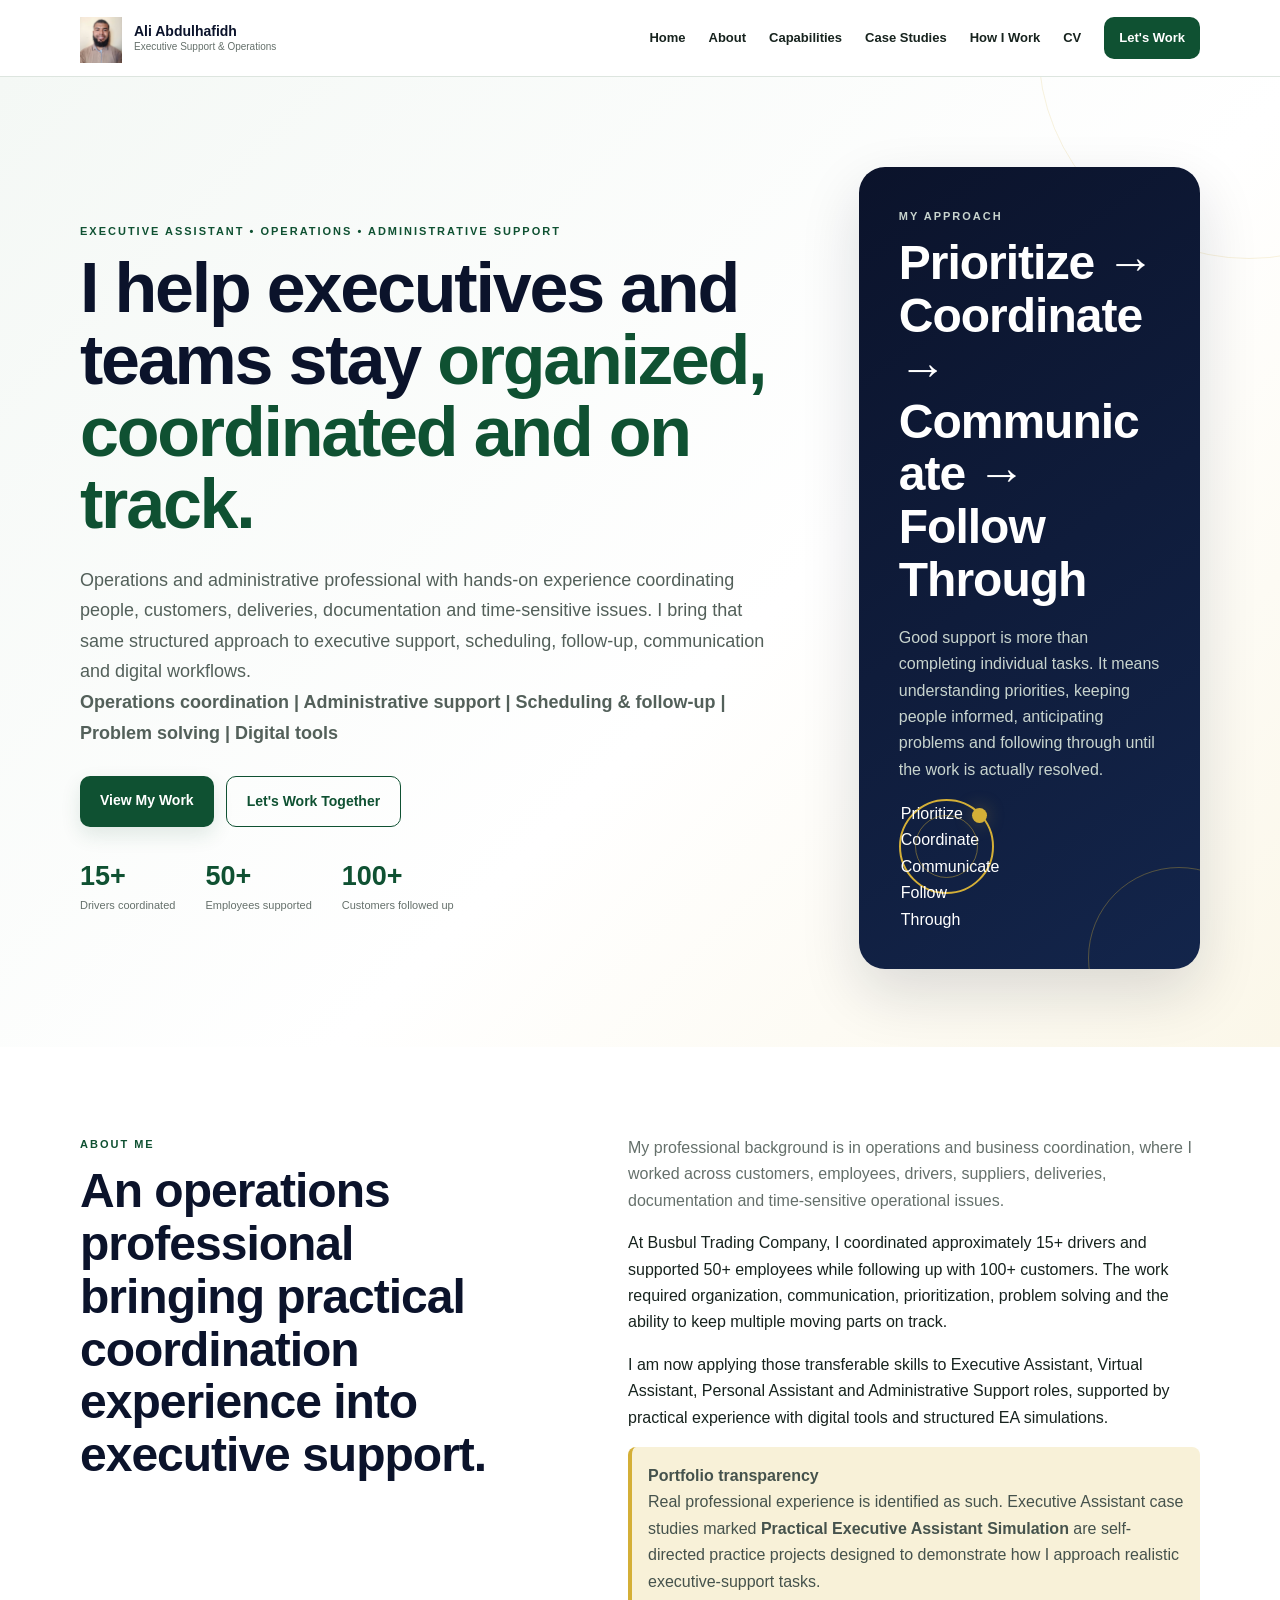
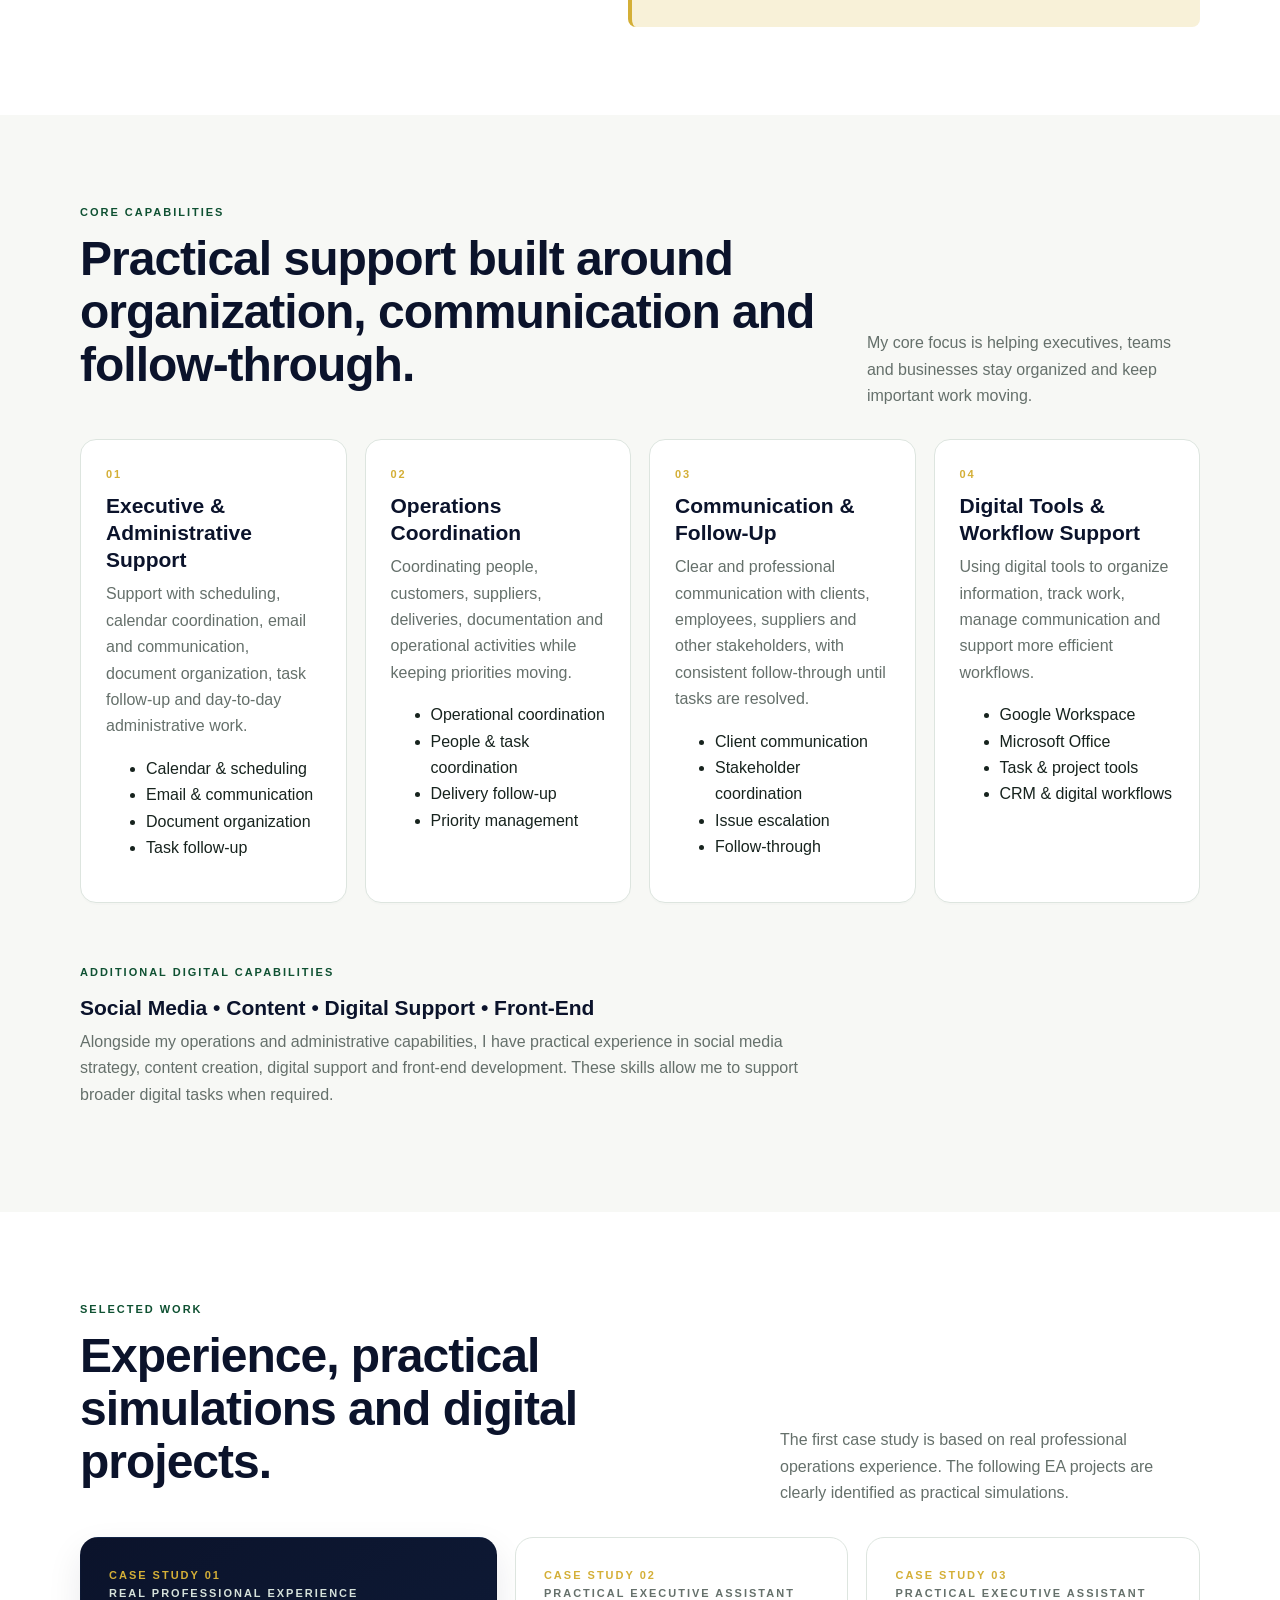
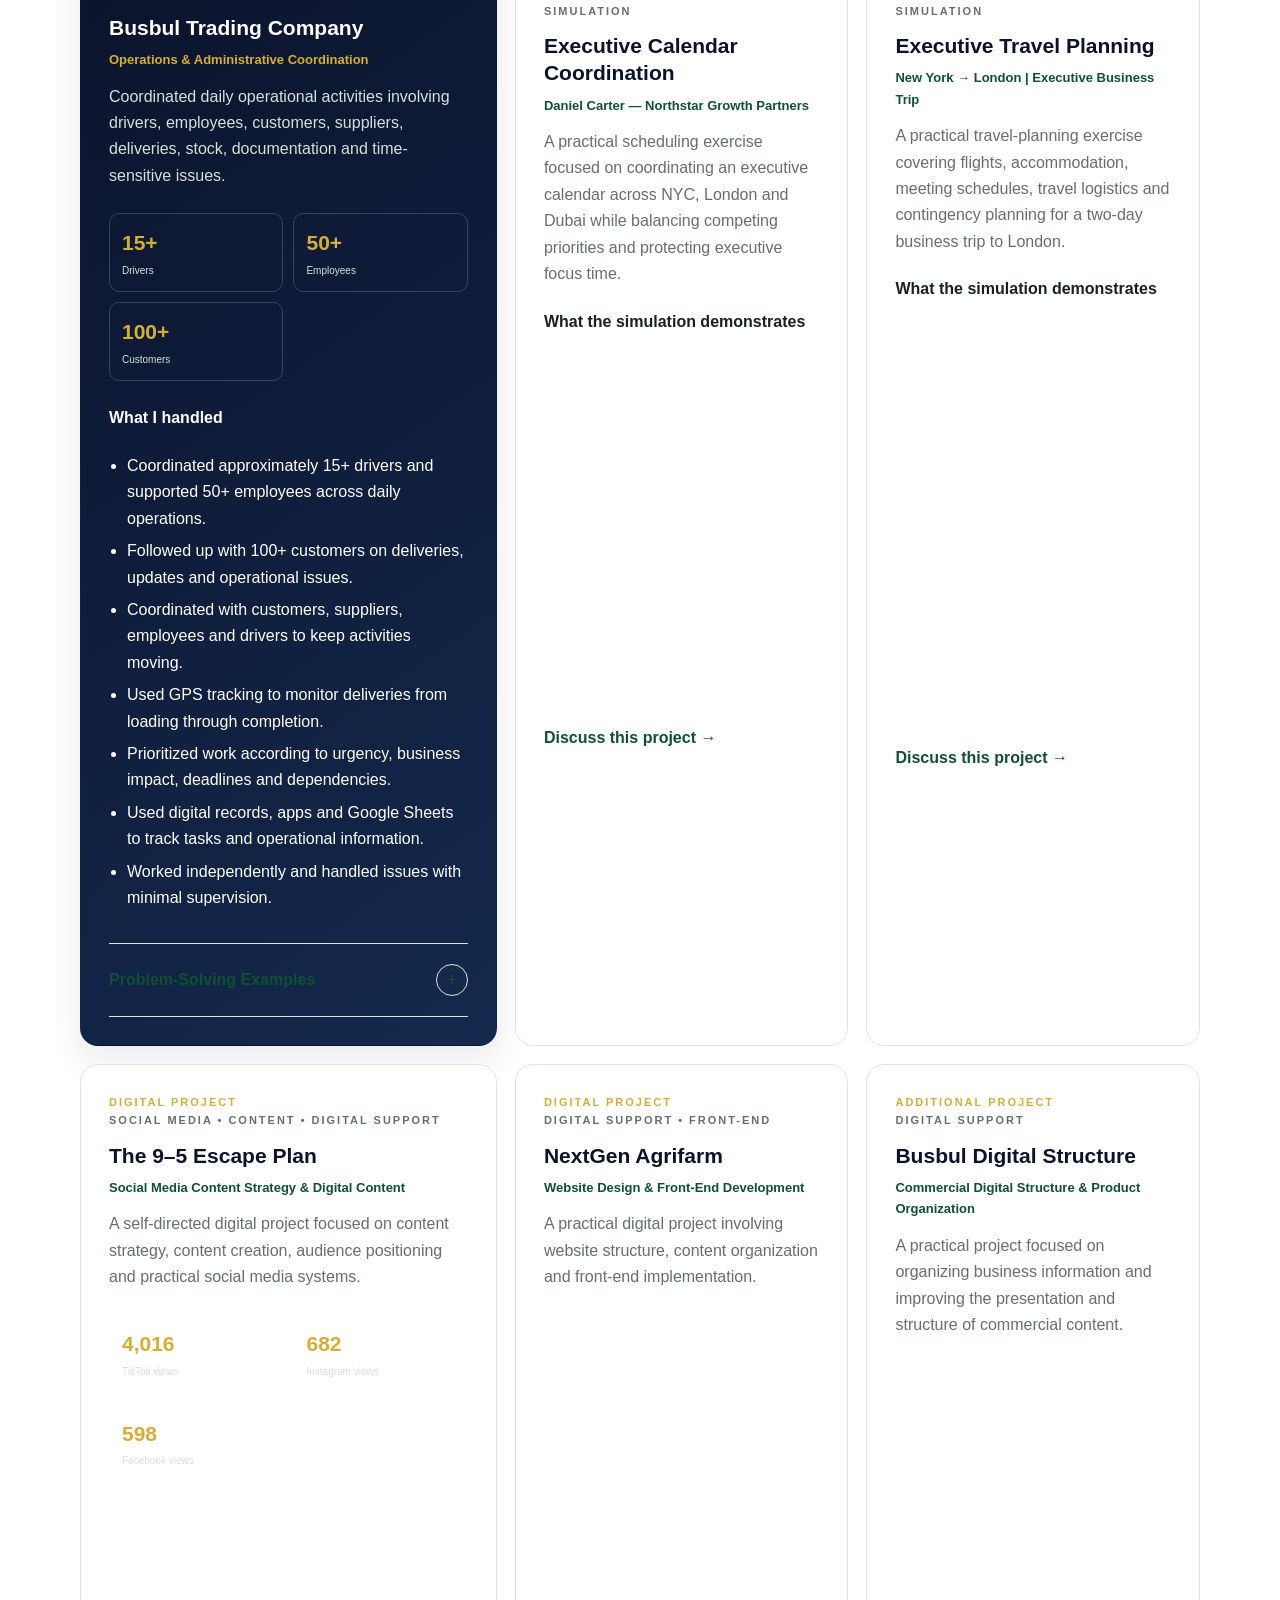
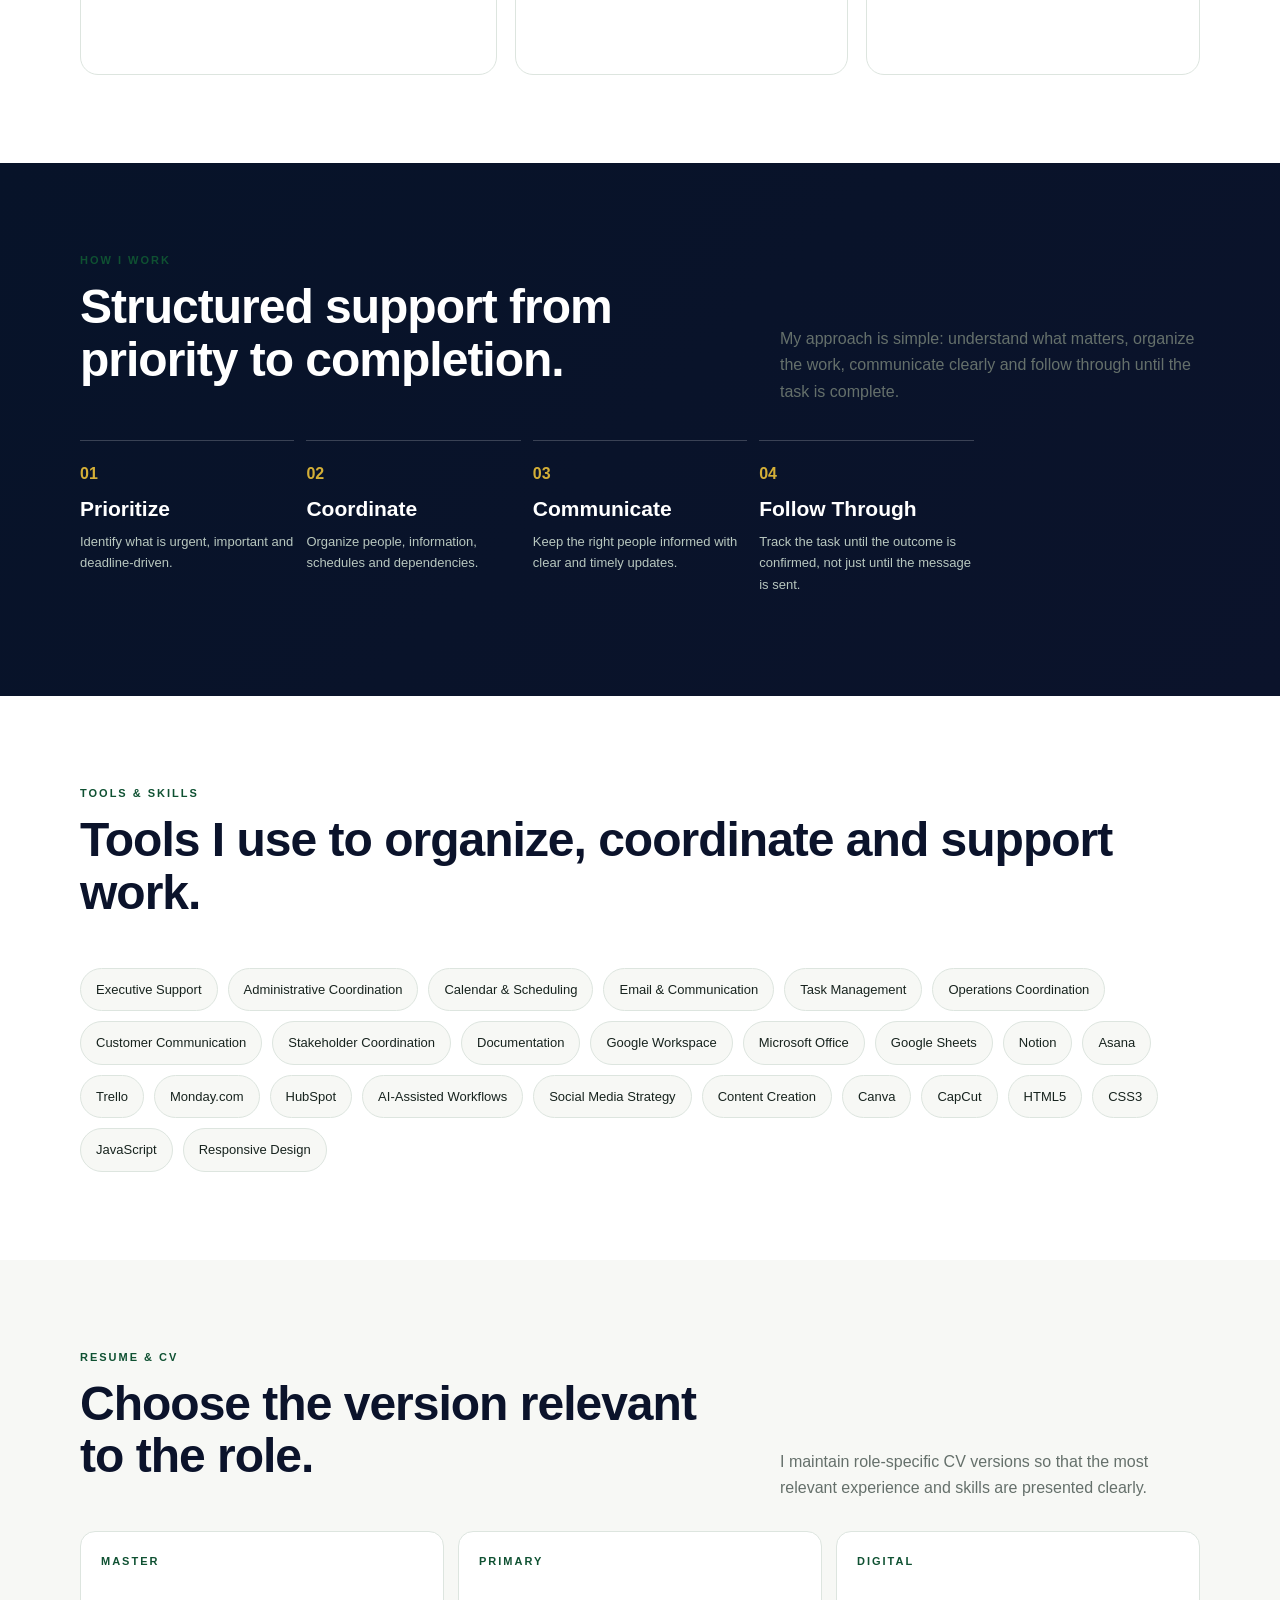
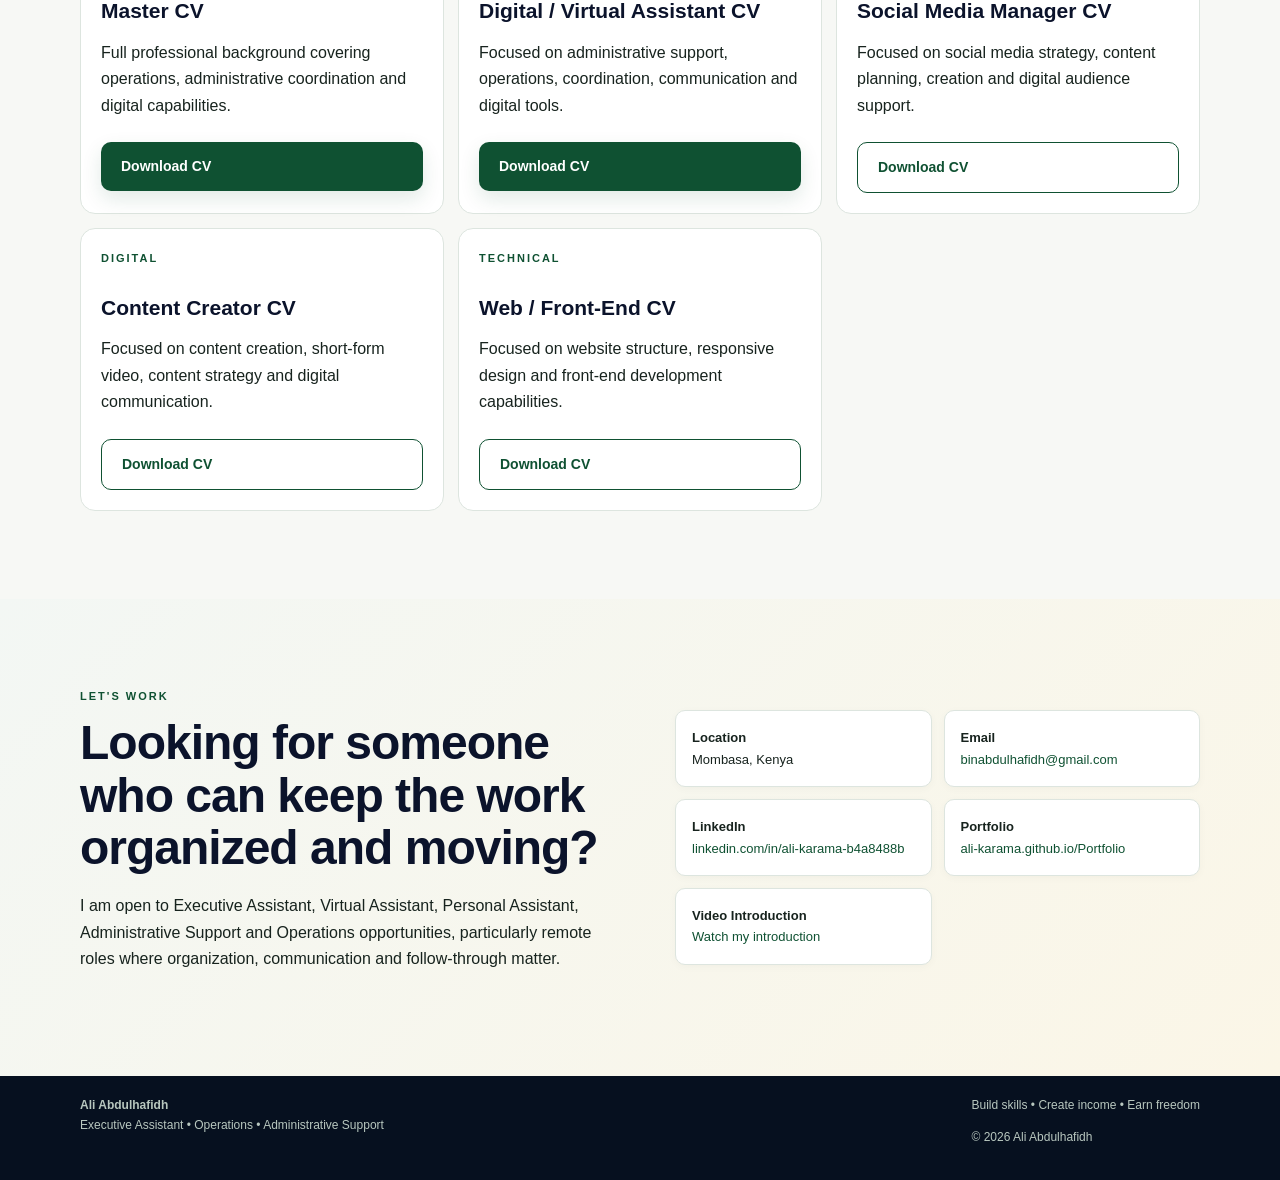
<file: index.html>
<!DOCTYPE html>
<html lang="en">
<head>
  <meta charset="UTF-8">

  <meta name="viewport" content="width=device-width, initial-scale=1.0">

  <meta
    name="description"
    content="Ali Abdulhafidh — Executive Assistant, Virtual Assistant and Operations professional with experience in coordination, administrative support, scheduling, follow-up, problem solving and digital tools."
  >

  <meta
    name="keywords"
    content="Executive Assistant, Virtual Assistant, Personal Assistant, Administrative Support, Operations Coordinator, Remote Assistant, Ali Abdulhafidh"
  >

  <meta name="author" content="Ali Abdulhafidh">

  <title>Ali Abdulhafidh | Executive Assistant • Operations • Administrative Support</title>

  <link rel="stylesheet" href="style.css">
</head>

<body>

  <!-- =========================
       HEADER
  ========================== -->
  <header class="site-header">
    <div class="container nav">

      <a href="#home" class="brand">
        <span class="brand-mark"> <img src="Ali_Abdulhafidh_Picture.jpeg"> </span>

        <span>
          <strong>Ali Abdulhafidh</strong>
          <small>Executive Support & Operations</small>
        </span>
      </a>

      <button
        class="menu-toggle"
        aria-label="Open navigation menu"
        aria-expanded="false"
      >
        ☰
      </button>

      <nav class="nav-links">

        <a href="#home">Home</a>

        <a href="#about">About</a>

        <a href="#capabilities">Capabilities</a>

        <a href="#work">Case Studies</a>

        <a href="#process">How I Work</a>

        <a href="#cv">CV</a>

        <a href="#contact" class="nav-cta">Let's Work</a>

      </nav>

    </div>
  </header>


  <main>

    <!-- =========================
         HERO
    ========================== -->
    <section class="hero" id="home">

      <div class="container hero-grid">

        <div>

          <p class="eyebrow">
            EXECUTIVE ASSISTANT • OPERATIONS • ADMINISTRATIVE SUPPORT
          </p>

          <h1>
            I help executives and teams stay
            <span>organized, coordinated and on track.</span>
          </h1>

          <p class="hero-copy">
            Operations and administrative professional with hands-on
            experience coordinating people, customers, deliveries,
            documentation and time-sensitive issues. I bring that same
            structured approach to executive support, scheduling,
            follow-up, communication and digital workflows.
          </p>

          <p class="hero-copy">
            <strong>
              Operations coordination | Administrative support |
              Scheduling & follow-up | Problem solving | Digital tools
            </strong>
          </p>

          <div class="hero-actions">

            <a href="#work" class="button primary">
              View My Work
            </a>

            <a href="#contact" class="button secondary">
              Let's Work Together
            </a>

          </div>

          <!-- REAL OPERATIONAL EVIDENCE -->
          <div class="proof-row">

            <div>
              <strong>15+</strong>
              <span>Drivers coordinated</span>
            </div>

            <div>
              <strong>50+</strong>
              <span>Employees supported</span>
            </div>

            <div>
              <strong>100+</strong>
              <span>Customers followed up</span>
            </div>

          </div>

        </div>


        <!-- HERO APPROACH CARD -->
        <div class="hero-card">

          <p class="eyebrow">
            MY APPROACH
          </p>

          <h2>
            Prioritize → Coordinate → Communicate → Follow Through
          </h2>

          <p>
            Good support is more than completing individual tasks.
            It means understanding priorities, keeping people informed,
            anticipating problems and following through until the work
            is actually resolved.
          </p>

          <div class="orbit">

            <span>Prioritize</span>
            <span>Coordinate</span>
            <span>Communicate</span>
            <span>Follow Through</span>

          </div>

        </div>

      </div>

    </section>


    <!-- =========================
         ABOUT
    ========================== -->
    <section class="section" id="about">

      <div class="container two-col">

        <div>

          <p class="eyebrow">
            ABOUT ME
          </p>

          <h2>
            An operations professional bringing practical coordination
            experience into executive support.
          </h2>

        </div>

        <div>

          <p class="section-intro">
            My professional background is in operations and business
            coordination, where I worked across customers, employees,
            drivers, suppliers, deliveries, documentation and
            time-sensitive operational issues.
          </p>

          <p>
            At Busbul Trading Company, I coordinated approximately
            15+ drivers and supported 50+ employees while following up
            with 100+ customers. The work required organization,
            communication, prioritization, problem solving and the
            ability to keep multiple moving parts on track.
          </p>

          <p>
            I am now applying those transferable skills to Executive
            Assistant, Virtual Assistant, Personal Assistant and
            Administrative Support roles, supported by practical
            experience with digital tools and structured EA simulations.
          </p>

          <div class="note">

            <strong>Portfolio transparency</strong>

            <p>
              Real professional experience is identified as such.
              Executive Assistant case studies marked
              <strong>Practical Executive Assistant Simulation</strong>
              are self-directed practice projects designed to demonstrate
              how I approach realistic executive-support tasks.
            </p>

          </div>

        </div>

      </div>

    </section>


    <!-- =========================
         CAPABILITIES
    ========================== -->
    <section class="section soft" id="capabilities">

      <div class="container">

        <div class="section-head">

          <div>

            <p class="eyebrow">
              CORE CAPABILITIES
            </p>

            <h2>
              Practical support built around organization,
              communication and follow-through.
            </h2>

          </div>

          <p>
            My core focus is helping executives, teams and businesses
            stay organized and keep important work moving.
          </p>

        </div>


        <div class="cards four">

          <!-- CARD 01 -->
          <article class="card">

            <div class="icon">
              01
            </div>

            <h3>
              Executive & Administrative Support
            </h3>

            <p>
              Support with scheduling, calendar coordination,
              email and communication, document organization,
              task follow-up and day-to-day administrative work.
            </p>

            <ul>

              <li>Calendar & scheduling</li>

              <li>Email & communication</li>

              <li>Document organization</li>

              <li>Task follow-up</li>

            </ul>

          </article>


          <!-- CARD 02 -->
          <article class="card">

            <div class="icon">
              02
            </div>

            <h3>
              Operations Coordination
            </h3>

            <p>
              Coordinating people, customers, suppliers, deliveries,
              documentation and operational activities while keeping
              priorities moving.
            </p>

            <ul>

              <li>Operational coordination</li>

              <li>People & task coordination</li>

              <li>Delivery follow-up</li>

              <li>Priority management</li>

            </ul>

          </article>


          <!-- CARD 03 -->
          <article class="card">

            <div class="icon">
              03
            </div>

            <h3>
              Communication & Follow-Up
            </h3>

            <p>
              Clear and professional communication with clients,
              employees, suppliers and other stakeholders, with
              consistent follow-through until tasks are resolved.
            </p>

            <ul>

              <li>Client communication</li>

              <li>Stakeholder coordination</li>

              <li>Issue escalation</li>

              <li>Follow-through</li>

            </ul>

          </article>


          <!-- CARD 04 -->
          <article class="card">

            <div class="icon">
              04
            </div>

            <h3>
              Digital Tools & Workflow Support
            </h3>

            <p>
              Using digital tools to organize information, track work,
              manage communication and support more efficient workflows.
            </p>

            <ul>

              <li>Google Workspace</li>

              <li>Microsoft Office</li>

              <li>Task & project tools</li>

              <li>CRM & digital workflows</li>

            </ul>

          </article>

        </div>


        <!-- SECONDARY DIGITAL SKILLS -->

        <div class="section-intro" style="margin-top: 60px;">

          <p class="eyebrow">
            ADDITIONAL DIGITAL CAPABILITIES
          </p>

          <h3>
            Social Media • Content • Digital Support • Front-End
          </h3>

          <p>
            Alongside my operations and administrative capabilities,
            I have practical experience in social media strategy,
            content creation, digital support and front-end development.
            These skills allow me to support broader digital tasks when
            required.
          </p>

        </div>

      </div>

    </section>


    <!-- =========================
         CASE STUDIES
    ========================== -->
    <section class="section" id="work">

      <div class="container">

        <div class="section-head">

          <div>

            <p class="eyebrow">
              SELECTED WORK
            </p>

            <h2>
              Experience, practical simulations and digital projects.
            </h2>

          </div>

          <p>
            The first case study is based on real professional
            operations experience. The following EA projects are
            clearly identified as practical simulations.
          </p>

        </div>


        <div class="case-grid">


          <!-- =========================
               CASE STUDY 01 — REAL
          ========================== -->
          <article class="case-card featured">

            <div class="case-number">
              CASE STUDY 01
            </div>

            <p class="eyebrow">
              REAL PROFESSIONAL EXPERIENCE
            </p>

            <h3>
              Busbul Trading Company
            </h3>

            <p class="tagline">
              Operations & Administrative Coordination
            </p>

            <p>
              Coordinated daily operational activities involving
              drivers, employees, customers, suppliers, deliveries,
              stock, documentation and time-sensitive issues.
            </p>


            <div class="metrics">

              <span>
                <b>15+</b>
                Drivers
              </span>

              <span>
                <b>50+</b>
                Employees
              </span>

              <span>
                <b>100+</b>
                Customers
              </span>

            </div>


            <h4>
              What I handled
            </h4>

            <ul>

              <li>
                Coordinated approximately 15+ drivers and supported
                50+ employees across daily operations.
              </li>

              <li>
                Followed up with 100+ customers on deliveries,
                updates and operational issues.
              </li>

              <li>
                Coordinated with customers, suppliers, employees
                and drivers to keep activities moving.
              </li>

              <li>
                Used GPS tracking to monitor deliveries from loading
                through completion.
              </li>

              <li>
                Prioritized work according to urgency, business impact,
                deadlines and dependencies.
              </li>

              <li>
                Used digital records, apps and Google Sheets to
                track tasks and operational information.
              </li>

              <li>
                Worked independently and handled issues with minimal
                supervision.
              </li>

            </ul>


<details class="problem-solving">

  <summary>
    <span>Problem-Solving Examples</span>
    <span class="dropdown-icon">+</span>
  </summary>

  <div class="problem-solving-content">

    <div class="cards">

      <div class="card">

        <h3>
          Truck Accident
        </h3>

        <p>
          When a delivery truck was involved in an accident,
          I coordinated a backup truck, arranged the transfer
          of goods and kept the customer informed until the
          delivery issue was resolved.
        </p>

      </div>


      <div class="card">

        <h3>
          Loading Shortage
        </h3>

        <p>
          When a shortage was identified after a truck had
          already left, I communicated the issue to the
          customer, managed expectations and coordinated the
          appropriate credit note.
        </p>

      </div>


      <div class="card">

        <h3>
          Difficult Client
        </h3>

        <p>
          Handled a difficult customer situation calmly and
          professionally, focusing on communication, resolution
          and maintaining the working relationship.
        </p>

      </div>

    </div>

  </div>

</details>

          </article>


          <!-- =========================
               CASE STUDY 02
          ========================== -->
          <article class="case-card">

            <div class="case-number">
              CASE STUDY 02
            </div>

            <p class="eyebrow">
              PRACTICAL EXECUTIVE ASSISTANT SIMULATION
            </p>

            <h3>
              Executive Calendar Coordination
            </h3>

            <p class="tagline">
              Daniel Carter — Northstar Growth Partners
            </p>

            <p>
              A practical scheduling exercise focused on coordinating
              an executive calendar across NYC, London and Dubai while
              balancing competing priorities and protecting executive
              focus time.
            </p>

            <h4>
              What the simulation demonstrates
            </h4>

            <ul>

              <li>
                Multi-time-zone calendar coordination.
              </li>

              <li>
                Managing competing meeting priorities.
              </li>

              <li>
                Protecting preferred executive working hours.
              </li>

              <li>
                Prioritizing key clients and deadlines.
              </li>

              <li>
                Building realistic meeting buffers.
              </li>

              <li>
                Resolving scheduling conflicts.
              </li>

              <li>
                Creating a clear executive-ready calendar.
              </li>

            </ul>

            <a href="#contact" class="text-link">
              Discuss this project →
            </a>

          </article>


          <!-- =========================
               CASE STUDY 03
          ========================== -->
          <article class="case-card">

            <div class="case-number">
              CASE STUDY 03
            </div>

            <p class="eyebrow">
              PRACTICAL EXECUTIVE ASSISTANT SIMULATION
            </p>

            <h3>
              Executive Travel Planning
            </h3>

            <p class="tagline">
              New York → London | Executive Business Trip
            </p>

            <p>
              A practical travel-planning exercise covering flights,
              accommodation, meeting schedules, travel logistics and
              contingency planning for a two-day business trip to London.
            </p>

            <h4>
              What the simulation demonstrates
            </h4>

            <ul>

              <li>
                Flight research and itinerary planning.
              </li>

              <li>
                Hotel comparison based on business requirements.
              </li>

              <li>
                Meeting and travel schedule coordination.
              </li>

              <li>
                Time-zone and travel-time considerations.
              </li>

              <li>
                Accommodation and location evaluation.
              </li>

              <li>
                Building a practical executive itinerary.
              </li>

              <li>
                Planning for late-meeting and travel contingencies.
              </li>

            </ul>

            <a href="#contact" class="text-link">
              Discuss this project →
            </a>

          </article>


          <!-- =========================
               DIGITAL PROJECT
          ========================== -->
          <article class="case-card">

            <div class="case-number">
              DIGITAL PROJECT
            </div>

            <p class="eyebrow">
              SOCIAL MEDIA • CONTENT • DIGITAL SUPPORT
            </p>

            <h3>
              The 9–5 Escape Plan
            </h3>

            <p class="tagline">
              Social Media Content Strategy & Digital Content
            </p>

            <p>
              A self-directed digital project focused on content
              strategy, content creation, audience positioning and
              practical social media systems.
            </p>

            <div class="metrics">

              <span>
                <b>4,016</b>
                TikTok views
              </span>

              <span>
                <b>682</b>
                Instagram views
              </span>

              <span>
                <b>598</b>
                Facebook views
              </span>

            </div>

            <ul>

              <li>
                Content planning and strategy.
              </li>

              <li>
                Short-form content creation.
              </li>

              <li>
                Social media performance review.
              </li>

              <li>
                Audience-focused content development.
              </li>

            </ul>

          </article>


          <!-- =========================
               WEB PROJECT
          ========================== -->
          <article class="case-card">

            <div class="case-number">
              DIGITAL PROJECT
            </div>

            <p class="eyebrow">
              DIGITAL SUPPORT • FRONT-END
            </p>

            <h3>
              NextGen Agrifarm
            </h3>

            <p class="tagline">
              Website Design & Front-End Development
            </p>

            <p>
              A practical digital project involving website structure,
              content organization and front-end implementation.
            </p>

            <ul>

              <li>
                Website structure and content architecture.
              </li>

              <li>
                Responsive page development.
              </li>

              <li>
                HTML5 and CSS3.
              </li>

              <li>
                Basic JavaScript.
              </li>

            </ul>

          </article>


          <!-- =========================
               BUSBUL DIGITAL PROJECT
          ========================== -->
          <article class="case-card">

            <div class="case-number">
              ADDITIONAL PROJECT
            </div>

            <p class="eyebrow">
              DIGITAL SUPPORT
            </p>

            <h3>
              Busbul Digital Structure
            </h3>

            <p class="tagline">
              Commercial Digital Structure & Product Organization
            </p>

            <p>
              A practical project focused on organizing business
              information and improving the presentation and structure
              of commercial content.
            </p>

            <ul>

              <li>
                Product organization.
              </li>

              <li>
                Business information structure.
              </li>

              <li>
                Content organization.
              </li>

              <li>
                Practical digital workflows.
              </li>

            </ul>

          </article>

        </div>

      </div>

    </section>


    <!-- =========================
         HOW I WORK
    ========================== -->
    <section class="section dark" id="process">

      <div class="container">

        <div class="section-head">

          <div>

            <p class="eyebrow">
              HOW I WORK
            </p>

            <h2>
              Structured support from priority to completion.
            </h2>

          </div>

          <p>
            My approach is simple: understand what matters,
            organize the work, communicate clearly and follow
            through until the task is complete.
          </p>

        </div>


        <div class="process">

          <div>

            <span>01</span>

            <h3>
              Prioritize
            </h3>

            <p>
              Identify what is urgent, important and deadline-driven.
            </p>

          </div>


          <div>

            <span>02</span>

            <h3>
              Coordinate
            </h3>

            <p>
              Organize people, information, schedules and dependencies.
            </p>

          </div>


          <div>

            <span>03</span>

            <h3>
              Communicate
            </h3>

            <p>
              Keep the right people informed with clear and timely updates.
            </p>

          </div>


          <div>

            <span>04</span>

            <h3>
              Follow Through
            </h3>

            <p>
              Track the task until the outcome is confirmed, not just until
              the message is sent.
            </p>

          </div>

        </div>

      </div>

    </section>


    <!-- =========================
         SKILLS
    ========================== -->
    <section class="section">

      <div class="container">

        <div class="section-head">

          <div>

            <p class="eyebrow">
              TOOLS & SKILLS
            </p>

            <h2>
              Tools I use to organize, coordinate and support work.
            </h2>

          </div>

        </div>


        <div class="skill-cloud">

          <span>Executive Support</span>

          <span>Administrative Coordination</span>

          <span>Calendar & Scheduling</span>

          <span>Email & Communication</span>

          <span>Task Management</span>

          <span>Operations Coordination</span>

          <span>Customer Communication</span>

          <span>Stakeholder Coordination</span>

          <span>Documentation</span>

          <span>Google Workspace</span>

          <span>Microsoft Office</span>

          <span>Google Sheets</span>

          <span>Notion</span>

          <span>Asana</span>

          <span>Trello</span>

          <span>Monday.com</span>

          <span>HubSpot</span>

          <span>AI-Assisted Workflows</span>

          <span>Social Media Strategy</span>

          <span>Content Creation</span>

          <span>Canva</span>

          <span>CapCut</span>

          <span>HTML5</span>

          <span>CSS3</span>

          <span>JavaScript</span>

          <span>Responsive Design</span>

        </div>

      </div>

    </section>


    <!-- =========================
         CV
    ========================== -->
    <section class="section soft" id="cv">

      <div class="container">

        <div class="section-head">

          <div>

            <p class="eyebrow">
              RESUME & CV
            </p>

            <h2>
              Choose the version relevant to the role.
            </h2>

          </div>

          <p>
            I maintain role-specific CV versions so that the most
            relevant experience and skills are presented clearly.
          </p>

        </div>


        <div class="cards cv-grid">


          <!-- MASTER CV -->
          <div class="cv-card">

            <p class="eyebrow">
              MASTER
            </p>

            <h3>
              Master CV
            </h3>

            <p>
              Full professional background covering operations,
              administrative coordination and digital capabilities.
            </p>

            <a
              href="Ali_Abdulhafidh_Master_CV_FINAL.docx"
              class="button primary"
              download
            >
              Download CV
            </a>

          </div>


          <!-- EA / VA CV -->
          <div class="cv-card">

            <p class="eyebrow">
              PRIMARY
            </p>

            <h3>
              Digital / Virtual Assistant CV
            </h3>

            <p>
              Focused on administrative support, operations,
              coordination, communication and digital tools.
            </p>

            <a
              href="Ali_Abdulhafidh_Digital_Virtual_Assistant_CV_FINAL.docx"
              class="button primary"
              download
            >
              Download CV
            </a>

          </div>


          <!-- SOCIAL MEDIA -->
          <div class="cv-card">

            <p class="eyebrow">
              DIGITAL
            </p>

            <h3>
              Social Media Manager CV
            </h3>

            <p>
              Focused on social media strategy, content planning,
              creation and digital audience support.
            </p>

            <a
              href="Ali_Abdulhafidh_Social_Media_Manager_CV_FINAL.docx"
              class="button secondary"
              download
            >
              Download CV
            </a>

          </div>


          <!-- CONTENT -->
          <div class="cv-card">

            <p class="eyebrow">
              DIGITAL
            </p>

            <h3>
              Content Creator CV
            </h3>

            <p>
              Focused on content creation, short-form video,
              content strategy and digital communication.
            </p>

            <a
              href="Ali_Abdulhafidh_Content_Creator_CV_FINAL.docx"
              class="button secondary"
              download
            >
              Download CV
            </a>

          </div>


          <!-- FRONT END -->
          <div class="cv-card">

            <p class="eyebrow">
              TECHNICAL
            </p>

            <h3>
              Web / Front-End CV
            </h3>

            <p>
              Focused on website structure, responsive design and
              front-end development capabilities.
            </p>

            <a
              href="Ali_Abdulhafidh_Web_Front-End_CV_FINAL.docx"
              class="button secondary"
              download
            >
              Download CV
            </a>

          </div>

        </div>

      </div>

    </section>


    <!-- =========================
         CONTACT
    ========================== -->
    <section class="section contact" id="contact">

      <div class="container contact-box">

        <div>

          <p class="eyebrow">
            LET'S WORK
          </p>

          <h2>
            Looking for someone who can keep the work organized
            and moving?
          </h2>

          <p>
            I am open to Executive Assistant, Virtual Assistant,
            Personal Assistant, Administrative Support and Operations
            opportunities, particularly remote roles where organization,
            communication and follow-through matter.
          </p>

        </div>


        <div class="contact-details">

          <p>
            <strong>Location</strong><br>
            Mombasa, Kenya
          </p>

          <p>
            <strong>Email</strong><br>

            <a href="mailto:binabdulhafidh@gmail.com">
              binabdulhafidh@gmail.com
            </a>
          </p>

          <p>
            <strong>LinkedIn</strong><br>

            <a
              href="https://www.linkedin.com/in/ali-karama-b4a8488b"
              target="_blank"
              rel="noopener noreferrer"
            >
              linkedin.com/in/ali-karama-b4a8488b
            </a>
          </p>

          <p>
            <strong>Portfolio</strong><br>

            <a
              href="https://ali-karama.github.io/Portfolio/"
              target="_blank"
              rel="noopener noreferrer"
            >
              ali-karama.github.io/Portfolio
            </a>
          </p>

          <p>
            <strong>Video Introduction</strong><br>

            <a
              href="https://share.vidyard.com/watch/FDQwR9TDWTzUX5fTpuATK9"
              target="_blank"
              rel="noopener noreferrer"
            >
              Watch my introduction
            </a>
          </p>

        </div>

      </div>

    </section>

  </main>


  <!-- =========================
       FOOTER
  ========================== -->
  <footer>

    <div class="container footer">

      <div>

        <strong>
          Ali Abdulhafidh
        </strong>

        <p>
          Executive Assistant • Operations • Administrative Support
        </p>

      </div>

      <div>

        <p>
          Build skills • Create income • Earn freedom
        </p>

        <p>
          © 2026 Ali Abdulhafidh
        </p>

      </div>

    </div>

  </footer>


  <!-- =========================
       MOBILE NAVIGATION
  ========================== -->
  <script>

    const menuToggle = document.querySelector(".menu-toggle");
    const navLinks = document.querySelector(".nav-links");

    if (menuToggle && navLinks) {

      menuToggle.addEventListener("click", () => {

        const isOpen = navLinks.classList.toggle("active");

        menuToggle.setAttribute(
          "aria-expanded",
          isOpen
        );

      });


      navLinks.querySelectorAll("a").forEach(link => {

        link.addEventListener("click", () => {

          navLinks.classList.remove("active");

          menuToggle.setAttribute(
            "aria-expanded",
            "false"
          );

        });

      });

    }

  </script>

</body>
</html>
</file>
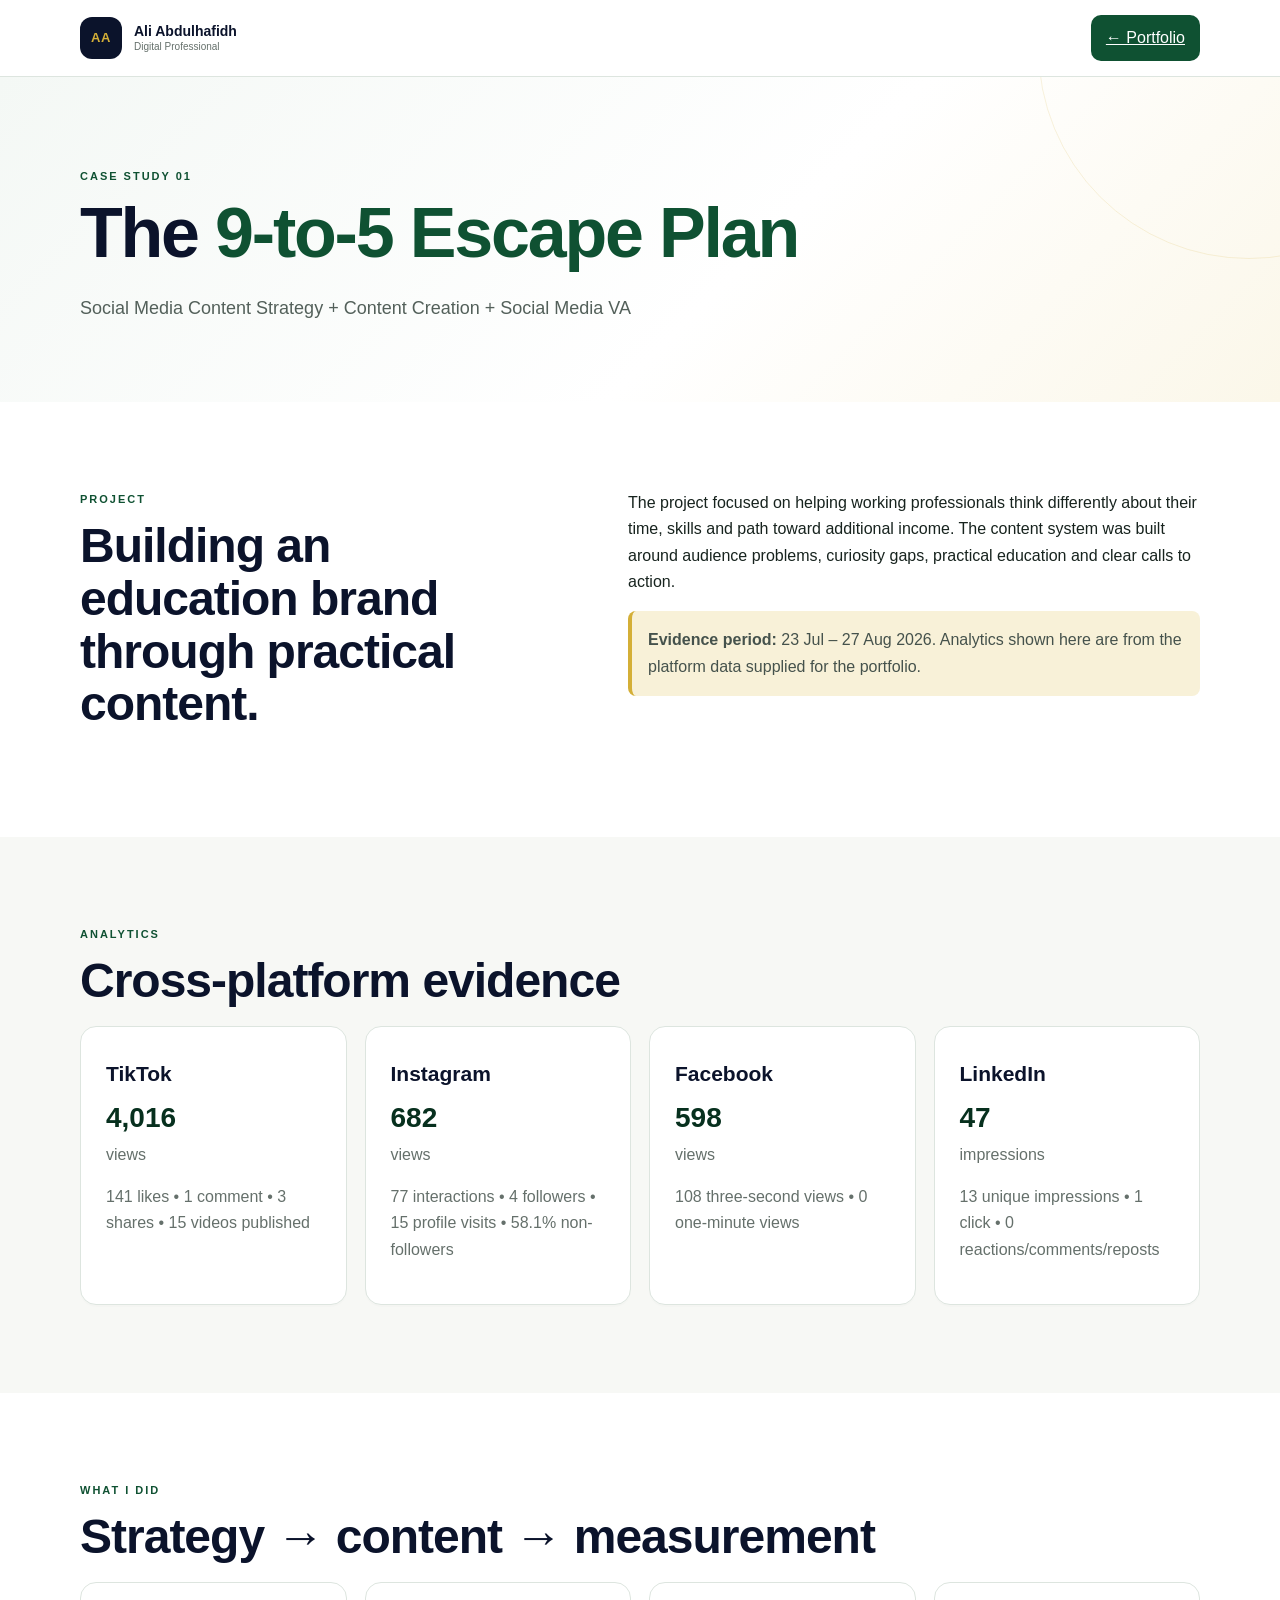
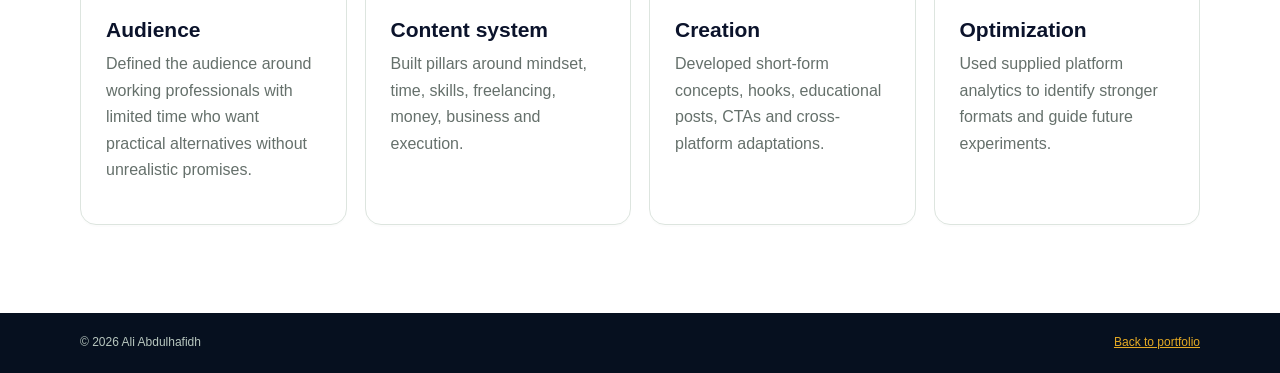
<file: case-study-1.html>
<!DOCTYPE html><html lang="en"><head><meta charset="UTF-8"><meta name="viewport" content="width=device-width,initial-scale=1"><title>Case Study 01 | The 9-to-5 Escape Plan</title><link rel="stylesheet" href="style.css"></head><body>
<header class="site-header"><nav class="nav container"><a class="brand" href="index.html"><span class="brand-mark">AA</span><span><strong>Ali Abdulhafidh</strong><small>Digital Professional</small></span></a><a class="nav-cta" href="index.html#work">← Portfolio</a></nav></header>
<main><section class="hero"><div class="container"><p class="eyebrow">CASE STUDY 01</p><h1>The <span>9-to-5 Escape Plan</span></h1><p class="hero-copy">Social Media Content Strategy + Content Creation + Social Media VA</p></div></section>
<section class="section"><div class="container two-col"><div><p class="eyebrow">PROJECT</p><h2>Building an education brand through practical content.</h2></div><div><p>The project focused on helping working professionals think differently about their time, skills and path toward additional income. The content system was built around audience problems, curiosity gaps, practical education and clear calls to action.</p><p class="note"><strong>Evidence period:</strong> 23 Jul – 27 Aug 2026. Analytics shown here are from the platform data supplied for the portfolio.</p></div></div></section>
<section class="section soft"><div class="container"><p class="eyebrow">ANALYTICS</p><h2>Cross-platform evidence</h2><div class="cards four">
<div class="card"><h3>TikTok</h3><p><strong style="font-size:28px;color:#07301e">4,016</strong><br>views</p><p>141 likes • 1 comment • 3 shares • 15 videos published</p></div>
<div class="card"><h3>Instagram</h3><p><strong style="font-size:28px;color:#07301e">682</strong><br>views</p><p>77 interactions • 4 followers • 15 profile visits • 58.1% non-followers</p></div>
<div class="card"><h3>Facebook</h3><p><strong style="font-size:28px;color:#07301e">598</strong><br>views</p><p>108 three-second views • 0 one-minute views</p></div>
<div class="card"><h3>LinkedIn</h3><p><strong style="font-size:28px;color:#07301e">47</strong><br>impressions</p><p>13 unique impressions • 1 click • 0 reactions/comments/reposts</p></div></div></div></section>
<section class="section"><div class="container"><p class="eyebrow">WHAT I DID</p><h2>Strategy → content → measurement</h2><div class="cards four"><div class="card"><h3>Audience</h3><p>Defined the audience around working professionals with limited time who want practical alternatives without unrealistic promises.</p></div><div class="card"><h3>Content system</h3><p>Built pillars around mindset, time, skills, freelancing, money, business and execution.</p></div><div class="card"><h3>Creation</h3><p>Developed short-form concepts, hooks, educational posts, CTAs and cross-platform adaptations.</p></div><div class="card"><h3>Optimization</h3><p>Used supplied platform analytics to identify stronger formats and guide future experiments.</p></div></div></div></section>
</main><footer><div class="container footer"><span>© 2026 Ali Abdulhafidh</span><a href="index.html" style="color:#e5aa24">Back to portfolio</a></div></footer></body></html>
</file>
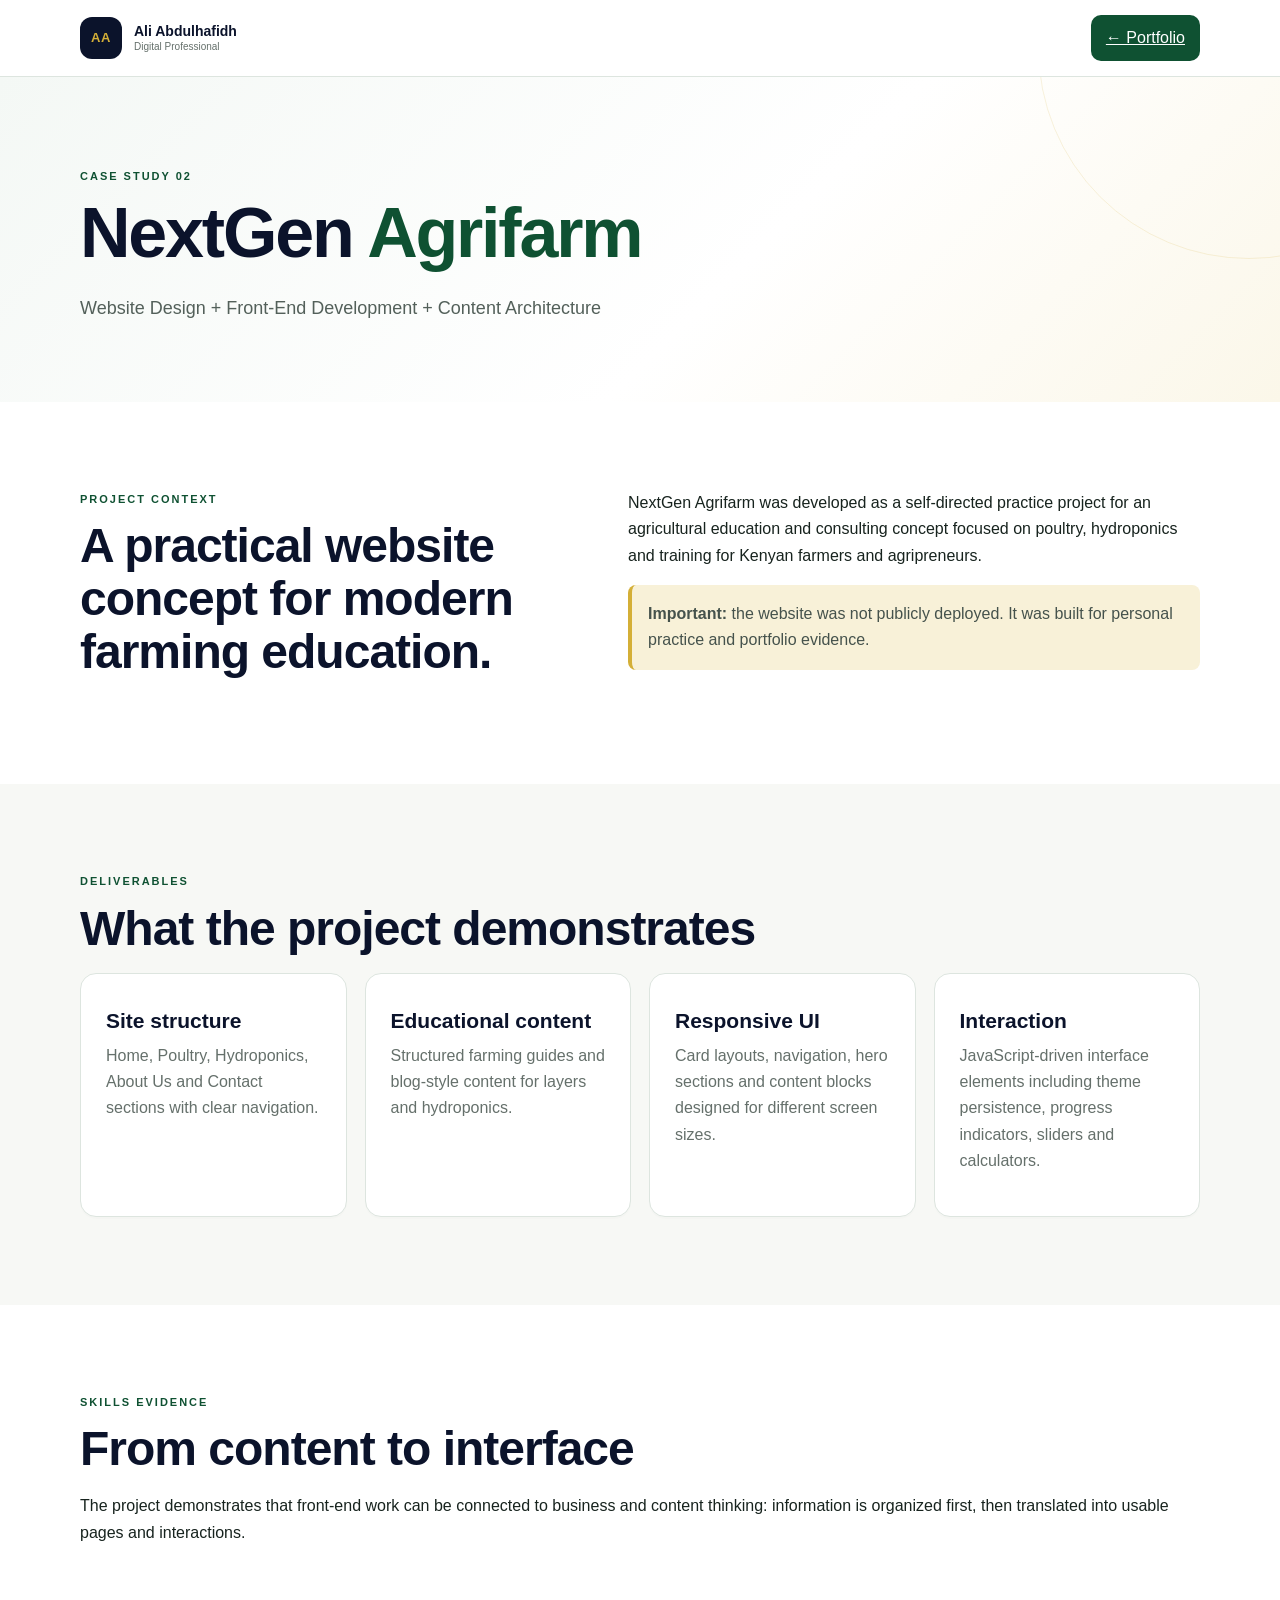
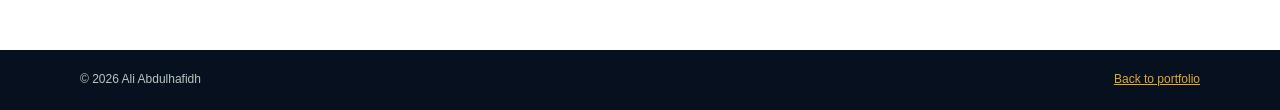
<file: case-study-2.html>
<!DOCTYPE html><html lang="en"><head><meta charset="UTF-8"><meta name="viewport" content="width=device-width,initial-scale=1"><title>Case Study 02 | NextGen Agrifarm</title><link rel="stylesheet" href="style.css"></head><body>
<header class="site-header"><nav class="nav container"><a class="brand" href="index.html"><span class="brand-mark">AA</span><span><strong>Ali Abdulhafidh</strong><small>Digital Professional</small></span></a><a class="nav-cta" href="index.html#work">← Portfolio</a></nav></header>
<main><section class="hero"><div class="container"><p class="eyebrow">CASE STUDY 02</p><h1>NextGen <span>Agrifarm</span></h1><p class="hero-copy">Website Design + Front-End Development + Content Architecture</p></div></section>
<section class="section"><div class="container two-col"><div><p class="eyebrow">PROJECT CONTEXT</p><h2>A practical website concept for modern farming education.</h2></div><div><p>NextGen Agrifarm was developed as a self-directed practice project for an agricultural education and consulting concept focused on poultry, hydroponics and training for Kenyan farmers and agripreneurs.</p><p class="note"><strong>Important:</strong> the website was not publicly deployed. It was built for personal practice and portfolio evidence.</p></div></div></section>
<section class="section soft"><div class="container"><p class="eyebrow">DELIVERABLES</p><h2>What the project demonstrates</h2><div class="cards four"><div class="card"><h3>Site structure</h3><p>Home, Poultry, Hydroponics, About Us and Contact sections with clear navigation.</p></div><div class="card"><h3>Educational content</h3><p>Structured farming guides and blog-style content for layers and hydroponics.</p></div><div class="card"><h3>Responsive UI</h3><p>Card layouts, navigation, hero sections and content blocks designed for different screen sizes.</p></div><div class="card"><h3>Interaction</h3><p>JavaScript-driven interface elements including theme persistence, progress indicators, sliders and calculators.</p></div></div></div></section>
<section class="section"><div class="container"><p class="eyebrow">SKILLS EVIDENCE</p><h2>From content to interface</h2><p>The project demonstrates that front-end work can be connected to business and content thinking: information is organized first, then translated into usable pages and interactions.</p></div></section>
</main><footer><div class="container footer"><span>© 2026 Ali Abdulhafidh</span><a href="index.html" style="color:#e5aa24">Back to portfolio</a></div></footer></body></html>
</file>
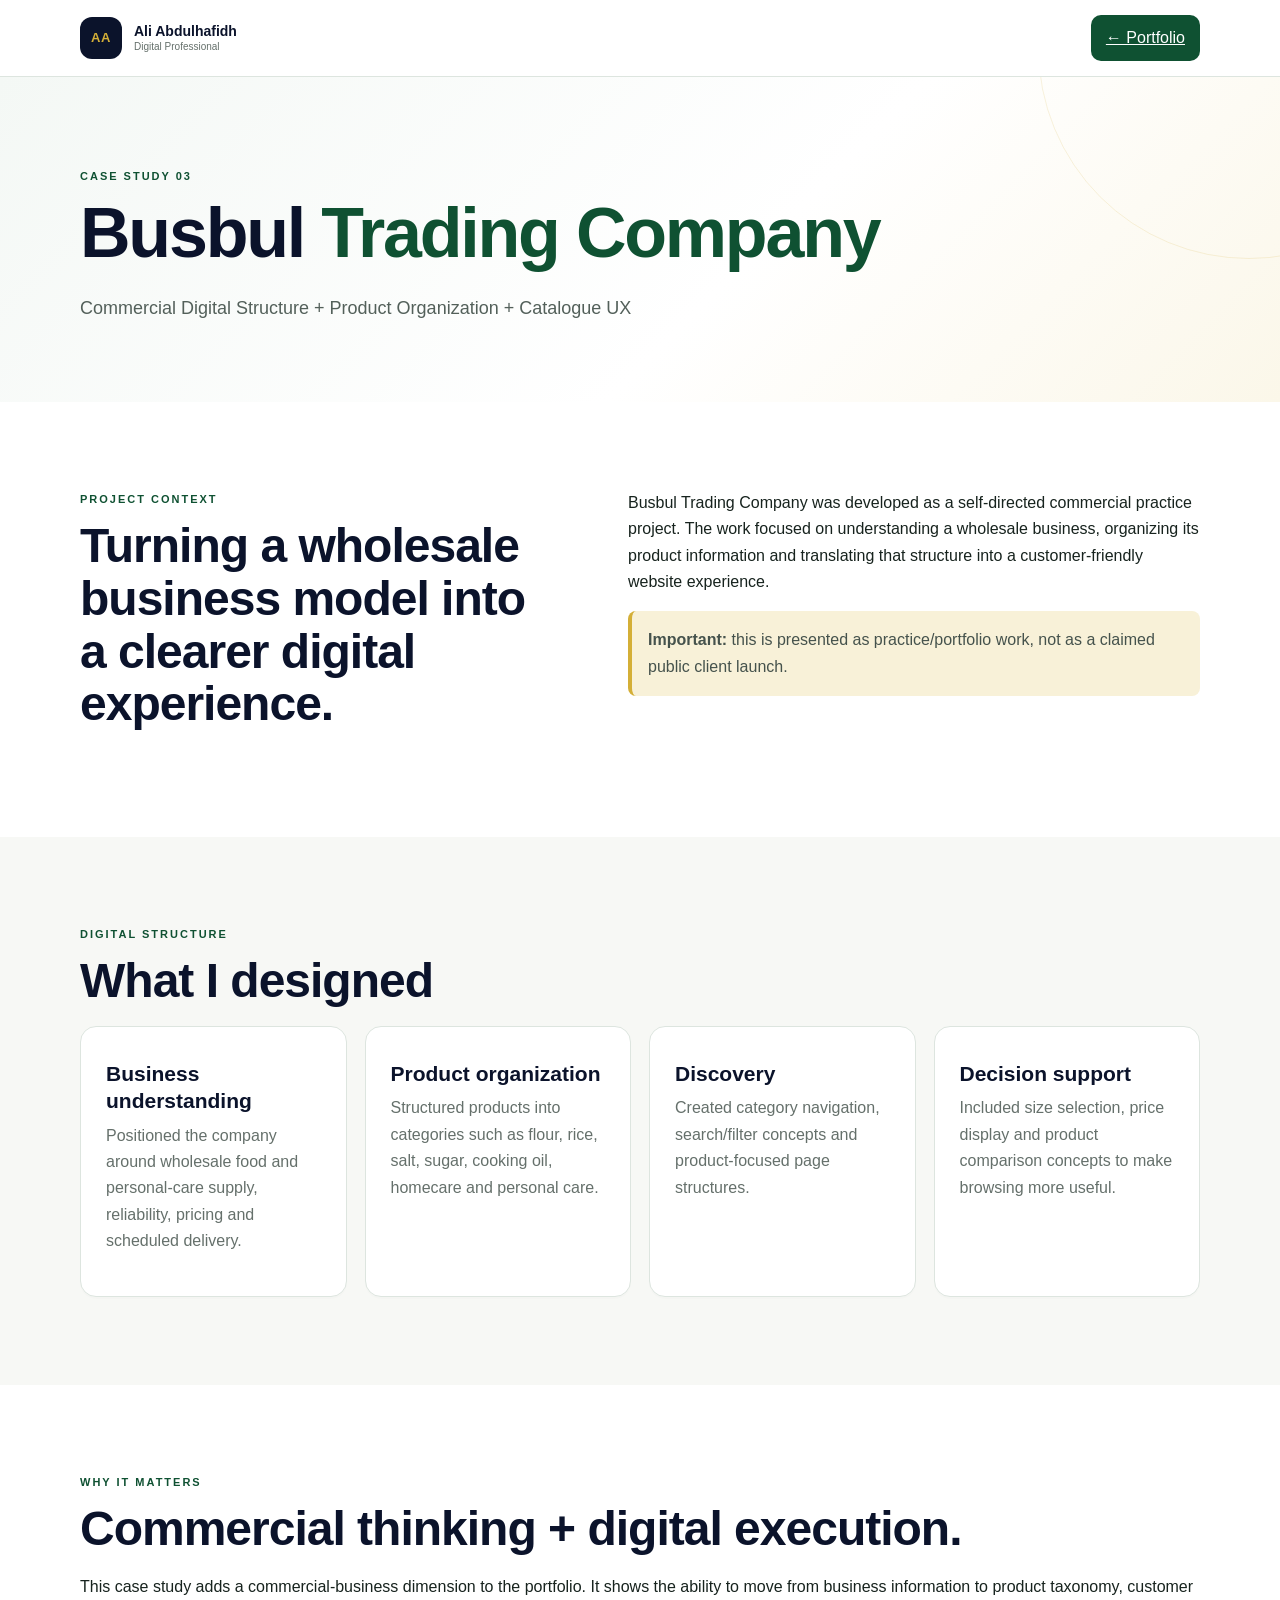
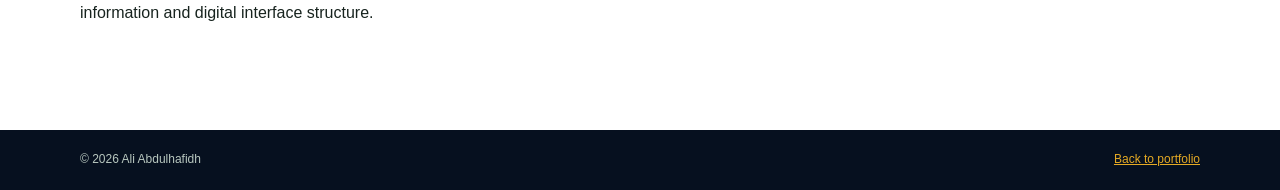
<file: case-study-3.html>
<!DOCTYPE html><html lang="en"><head><meta charset="UTF-8"><meta name="viewport" content="width=device-width,initial-scale=1"><title>Case Study 03 | Busbul Trading Company</title><link rel="stylesheet" href="style.css"></head><body>
<header class="site-header"><nav class="nav container"><a class="brand" href="index.html"><span class="brand-mark">AA</span><span><strong>Ali Abdulhafidh</strong><small>Digital Professional</small></span></a><a class="nav-cta" href="index.html#work">← Portfolio</a></nav></header>
<main><section class="hero"><div class="container"><p class="eyebrow">CASE STUDY 03</p><h1>Busbul <span>Trading Company</span></h1><p class="hero-copy">Commercial Digital Structure + Product Organization + Catalogue UX</p></div></section>
<section class="section"><div class="container two-col"><div><p class="eyebrow">PROJECT CONTEXT</p><h2>Turning a wholesale business model into a clearer digital experience.</h2></div><div><p>Busbul Trading Company was developed as a self-directed commercial practice project. The work focused on understanding a wholesale business, organizing its product information and translating that structure into a customer-friendly website experience.</p><p class="note"><strong>Important:</strong> this is presented as practice/portfolio work, not as a claimed public client launch.</p></div></div></section>
<section class="section soft"><div class="container"><p class="eyebrow">DIGITAL STRUCTURE</p><h2>What I designed</h2><div class="cards four"><div class="card"><h3>Business understanding</h3><p>Positioned the company around wholesale food and personal-care supply, reliability, pricing and scheduled delivery.</p></div><div class="card"><h3>Product organization</h3><p>Structured products into categories such as flour, rice, salt, sugar, cooking oil, homecare and personal care.</p></div><div class="card"><h3>Discovery</h3><p>Created category navigation, search/filter concepts and product-focused page structures.</p></div><div class="card"><h3>Decision support</h3><p>Included size selection, price display and product comparison concepts to make browsing more useful.</p></div></div></div></section>
<section class="section"><div class="container"><p class="eyebrow">WHY IT MATTERS</p><h2>Commercial thinking + digital execution.</h2><p>This case study adds a commercial-business dimension to the portfolio. It shows the ability to move from business information to product taxonomy, customer information and digital interface structure.</p></div></section>
</main><footer><div class="container footer"><span>© 2026 Ali Abdulhafidh</span><a href="index.html" style="color:#e5aa24">Back to portfolio</a></div></footer></body></html>
</file>
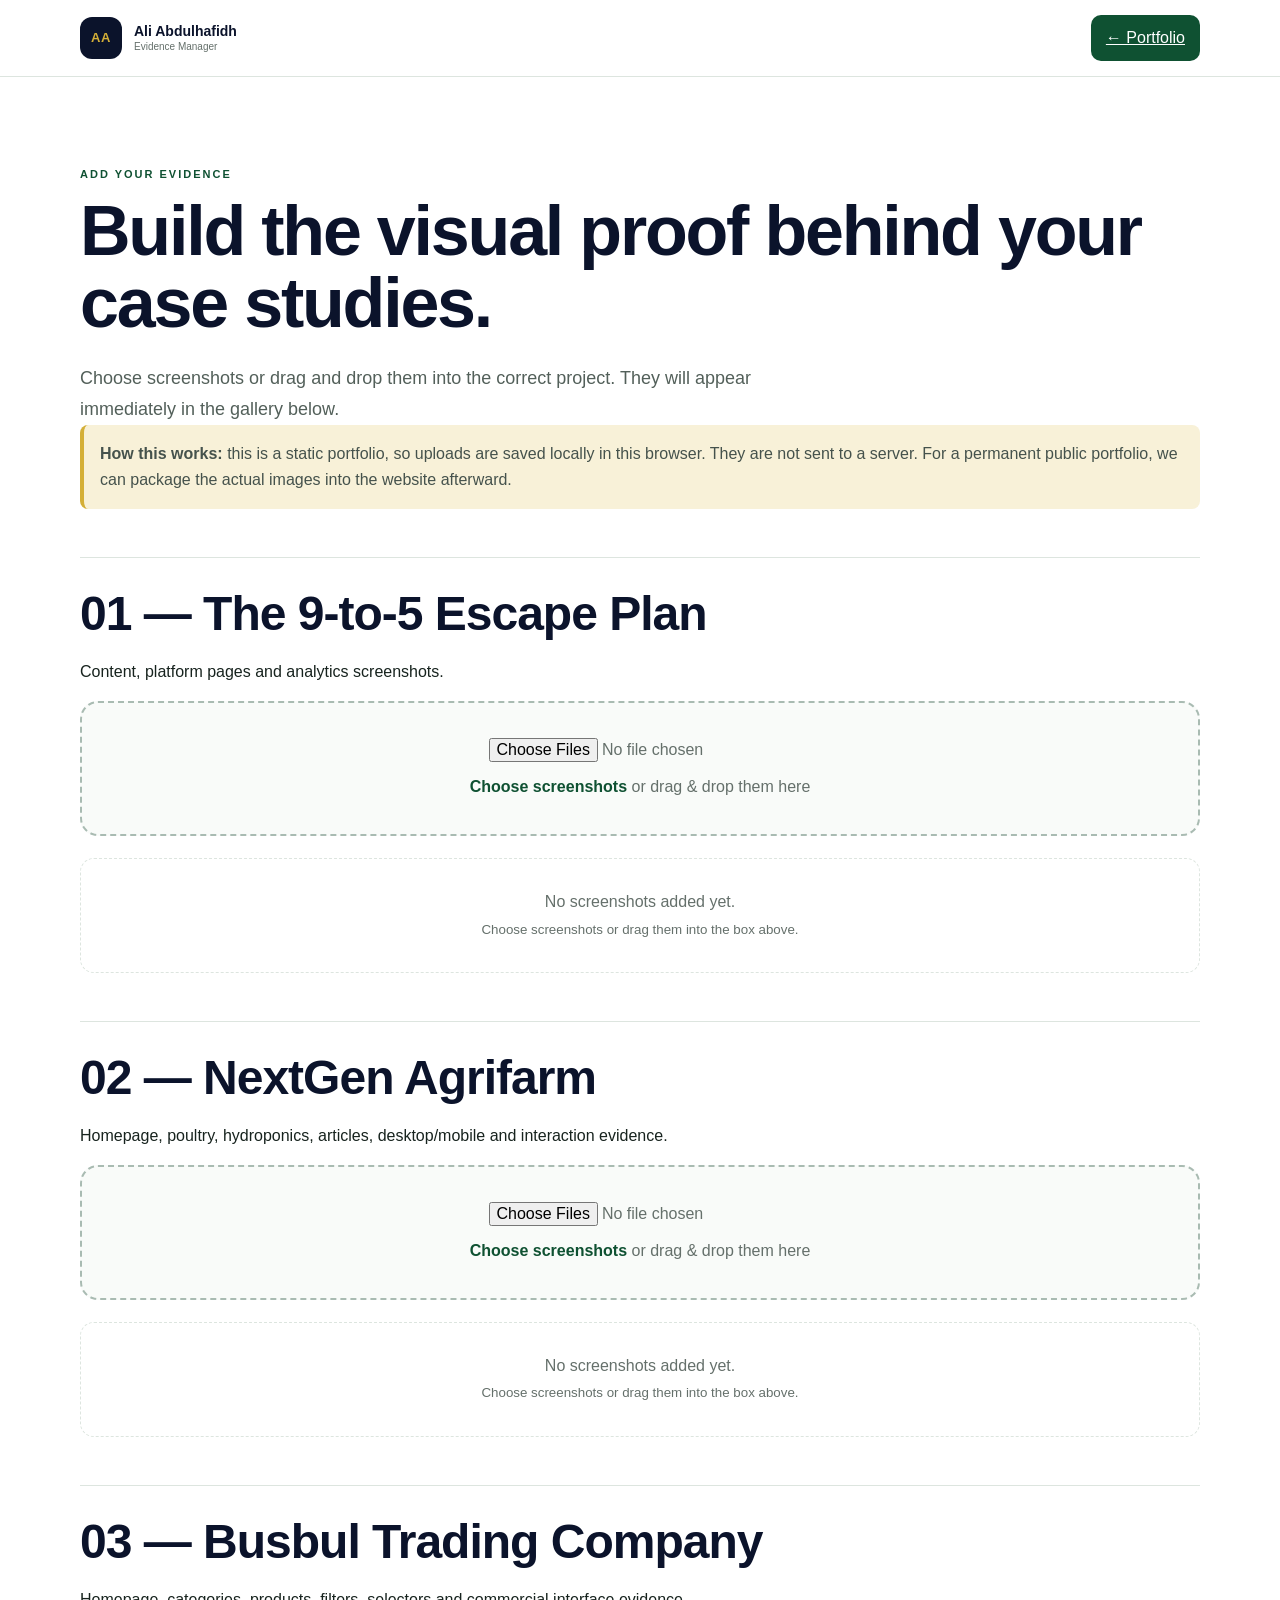
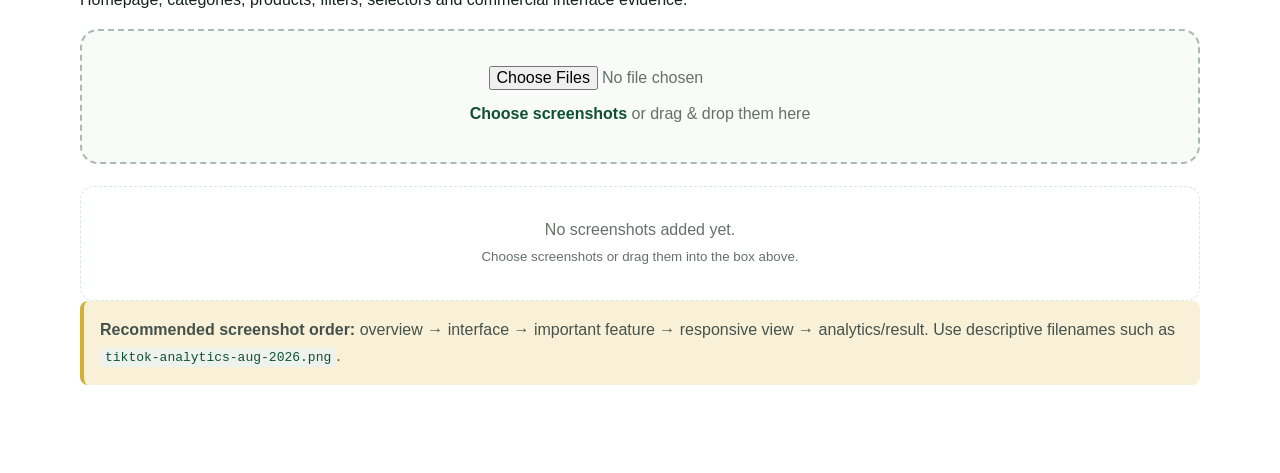
<file: evidence-manager.html>
<!doctype html><html lang="en"><head><meta charset="utf-8"><meta name="viewport" content="width=device-width,initial-scale=1"><title>Add Your Evidence | Ali Abdulhafidh</title><link rel="stylesheet" href="style.css"></head><body>
<header class="site-header"><nav class="nav container"><a class="brand" href="index.html"><span class="brand-mark">AA</span><span><strong>Ali Abdulhafidh</strong><small>Evidence Manager</small></span></a><a class="nav-cta" href="index.html">← Portfolio</a></nav></header>
<main><section class="section"><div class="container"><p class="eyebrow">ADD YOUR EVIDENCE</p><h1>Build the visual proof behind your case studies.</h1><p class="hero-copy">Choose screenshots or drag and drop them into the correct project. They will appear immediately in the gallery below.</p><div class="note"><strong>How this works:</strong> this is a static portfolio, so uploads are saved locally in this browser. They are not sent to a server. For a permanent public portfolio, we can package the actual images into the website afterward.</div>
<section class="upload-block"><h2>01 — The 9-to-5 Escape Plan</h2><p>Content, platform pages and analytics screenshots.</p><div class="dropzone" data-case="case1"><label><input class="evidence-input" data-case="case1" type="file" accept="image/*" multiple><strong>Choose screenshots</strong> or drag & drop them here</label></div><div class="gallery" data-gallery="case1"></div></section>
<section class="upload-block"><h2>02 — NextGen Agrifarm</h2><p>Homepage, poultry, hydroponics, articles, desktop/mobile and interaction evidence.</p><div class="dropzone" data-case="case2"><label><input class="evidence-input" data-case="case2" type="file" accept="image/*" multiple><strong>Choose screenshots</strong> or drag & drop them here</label></div><div class="gallery" data-gallery="case2"></div></section>
<section class="upload-block"><h2>03 — Busbul Trading Company</h2><p>Homepage, categories, products, filters, selectors and commercial interface evidence.</p><div class="dropzone" data-case="case3"><label><input class="evidence-input" data-case="case3" type="file" accept="image/*" multiple><strong>Choose screenshots</strong> or drag & drop them here</label></div><div class="gallery" data-gallery="case3"></div></section>
<div class="note"><strong>Recommended screenshot order:</strong> overview → interface → important feature → responsive view → analytics/result. Use descriptive filenames such as <code>tiktok-analytics-aug-2026.png</code>.</div>
</div></section></main><script src="evidence-manager.js"></script></body></html>
</file>
<file: style.css>
/* =========================================================
   ALI ABDULHAFIDH — PROFESSIONAL PORTFOLIO
   Executive Assistant • Operations • Administrative Support
   ========================================================= */

/* =========================================================
   01. DESIGN TOKENS
   ========================================================= */

:root {
  --navy: #0b132b;
  --navy-2: #111c38;
  --green: #0f5132;
  --green-2: #176b45;
  --green-light: #eaf3ee;

  --gold: #d4af37;
  --gold-light: #f8f1d8;

  --ink: #17231e;
  --muted: #65706b;

  --bg: #f7f8f5;
  --white: #ffffff;

  --line: #dde5df;
  --line-dark: rgba(255, 255, 255, 0.16);

  --success-bg: #eef5f1;
  --warning-bg: #faf6e8;

  --shadow-sm: 0 6px 18px rgba(11, 19, 43, 0.06);
  --shadow-md: 0 14px 35px rgba(11, 19, 43, 0.09);
  --shadow-lg: 0 24px 60px rgba(11, 19, 43, 0.14);

  --radius-sm: 10px;
  --radius-md: 16px;
  --radius-lg: 20px;
  --radius-xl: 26px;

  --transition: 0.22s ease;
}

/* =========================================================
   02. RESET / BASE
   ========================================================= */

* {
  box-sizing: border-box;
}

html {
  scroll-behavior: smooth;
  scroll-padding-top: 90px;
}

body {
  margin: 0;
  font-family: Arial, Helvetica, sans-serif;
  color: var(--ink);
  background: var(--white);
  line-height: 1.65;
  -webkit-font-smoothing: antialiased;
  text-rendering: optimizeLegibility;
}

img {
  max-width: 100%;
  height: auto;
}

button,
input,
textarea,
select {
  font: inherit;
}

button {
  cursor: pointer;
}

a {
  color: inherit;
}

::selection {
  background: var(--gold);
  color: var(--navy);
}

/* =========================================================
   03. GLOBAL LAYOUT
   ========================================================= */

.container {
  width: min(1120px, 92%);
  margin: 0 auto;
}

.section {
  padding: 88px 0;
}

.soft {
  background: var(--bg);
}

.section-intro {
  color: var(--muted);
  max-width: 720px;
}

.two-col {
  display: grid;
  grid-template-columns: 0.9fr 1.1fr;
  gap: 80px;
  align-items: start;
}

/* =========================================================
   04. TYPOGRAPHY
   ========================================================= */

.eyebrow {
  margin: 0 0 12px;
  color: var(--green);
  font-size: 11px;
  font-weight: 800;
  letter-spacing: 2px;
  text-transform: uppercase;
}

.eyebrow.gold {
  color: var(--gold);
}

.gold {
  color: var(--gold);
}

h1,
h2,
h3,
p {
  overflow-wrap: break-word;
}

h1 {
  margin: 0 0 24px;
  color: var(--navy);
  font-size: clamp(42px, 6vw, 70px);
  line-height: 1.03;
  letter-spacing: -2.2px;
}

h1 span {
  color: var(--green);
}

h2 {
  margin: 0 0 18px;
  color: var(--navy);
  font-size: clamp(30px, 4vw, 48px);
  line-height: 1.1;
  letter-spacing: -1px;
}

h3 {
  margin: 8px 0;
  color: var(--navy);
  font-size: 21px;
  line-height: 1.3;
}

p {
  margin-top: 0;
}

.card p,
.case-card p {
  color: var(--muted);
}

/* =========================================================
   05. HEADER / NAVIGATION
   ========================================================= */

.site-header {
  position: sticky;
  top: 0;
  z-index: 100;
  background: rgba(255, 255, 255, 0.95);
  backdrop-filter: blur(14px);
  -webkit-backdrop-filter: blur(14px);
  border-bottom: 1px solid var(--line);
}

.nav {
  min-height: 76px;
  display: flex;
  align-items: center;
  justify-content: space-between;
  gap: 25px;
}

.brand {
  display: flex;
  align-items: center;
  gap: 12px;
  color: var(--ink);
  text-decoration: none;
  min-width: 0;
}

.brand-mark {
  width: 42px;
  height: 42px;
  flex: 0 0 42px;
  display: grid;
  place-items: center;
  border-radius: 12px;
  background: var(--navy);
  color: var(--gold);
  font-size: 13px;
  font-weight: 800;
  letter-spacing: 0.5px;
}

.brand strong {
  display: block;
  color: var(--navy);
  font-size: 14px;
  line-height: 1.2;
}

.brand small {
  display: block;
  margin-top: 2px;
  color: var(--muted);
  font-size: 10px;
  line-height: 1.2;
}

.nav-links {
  display: flex;
  align-items: center;
  gap: 23px;
}

.nav-links a {
  position: relative;
  color: var(--ink);
  text-decoration: none;
  font-size: 13px;
  font-weight: 600;
  transition: color var(--transition);
}

.nav-links a:not(.nav-cta)::after {
  content: "";
  position: absolute;
  left: 0;
  bottom: -7px;
  width: 0;
  height: 2px;
  background: var(--gold);
  transition: width var(--transition);
}

.nav-links a:not(.nav-cta):hover {
  color: var(--green);
}

.nav-links a:not(.nav-cta):hover::after {
  width: 100%;
}

.nav-cta {
  padding: 10px 15px;
  border-radius: var(--radius-sm);
  background: var(--green);
  color: var(--white) !important;
  transition:
    background var(--transition),
    transform var(--transition),
    box-shadow var(--transition);
}

.nav-cta:hover {
  background: var(--navy);
  transform: translateY(-1px);
  box-shadow: var(--shadow-sm);
}

.menu-toggle {
  display: none;
  padding: 6px;
  border: 0;
  background: transparent;
  color: var(--navy);
  font-size: 25px;
}

/* =========================================================
   06. HERO
   ========================================================= */

.hero {
  position: relative;
  overflow: hidden;
  padding: 90px 0 78px;
  background: linear-gradient(135deg, #f4f8f5 0%, #ffffff 58%, #fbf7e9 100%);
}

.hero::before {
  content: "";
  position: absolute;
  width: 420px;
  height: 420px;
  top: -240px;
  right: -180px;
  border: 1px solid rgba(212, 175, 55, 0.16);
  border-radius: 50%;
  pointer-events: none;
}

.hero-grid {
  position: relative;
  z-index: 1;
  display: grid;
  grid-template-columns: 1.35fr 0.65fr;
  gap: 70px;
  align-items: center;
}

.hero-copy {
  max-width: 700px;
  margin-bottom: 0;
  color: #53605a;
  font-size: 18px;
  line-height: 1.7;
}

.hero-actions {
  display: flex;
  flex-wrap: wrap;
  gap: 12px;
  margin: 28px 0;
}

.button {
  display: inline-block;
  padding: 13px 20px;
  border-radius: var(--radius-sm);
  text-decoration: none;
  font-size: 14px;
  font-weight: 700;
  transition:
    transform var(--transition),
    box-shadow var(--transition),
    background var(--transition),
    border-color var(--transition);
}

.button:hover {
  transform: translateY(-2px);
}

.primary {
  background: var(--green);
  color: var(--white);
  box-shadow: 0 8px 20px rgba(15, 81, 50, 0.12);
}

.primary:hover {
  background: var(--navy);
  box-shadow: var(--shadow-md);
}

.secondary {
  border: 1px solid var(--green);
  background: transparent;
  color: var(--green);
}

.secondary:hover {
  background: var(--green-light);
  border-color: var(--green);
}

.proof-row {
  display: flex;
  flex-wrap: wrap;
  gap: 30px;
  margin-top: 35px;
}

.proof-row div {
  display: flex;
  flex-direction: column;
}

.proof-row strong {
  color: var(--green);
  font-size: 27px;
  line-height: 1.1;
}

.proof-row span {
  margin-top: 4px;
  color: var(--muted);
  font-size: 11px;
}

/* =========================================================
   07. HERO CARD
   ========================================================= */

.hero-card {
  position: relative;
  min-height: 360px;
  display: flex;
  flex-direction: column;
  justify-content: center;
  overflow: hidden;
  padding: 40px;
  border-radius: var(--radius-xl);
  background: linear-gradient(145deg, var(--navy), #13254b);
  color: var(--white);
  box-shadow: var(--shadow-lg);
}

.hero-card::after {
  content: "";
  position: absolute;
  width: 180px;
  height: 180px;
  right: -70px;
  bottom: -80px;
  border: 1px solid rgba(212, 175, 55, 0.35);
  border-radius: 50%;
}

.hero-card p {
  position: relative;
  z-index: 1;
  color: #c8d4ce;
}

.hero-card h2 {
  position: relative;
  z-index: 1;
  color: var(--white);
}

.orbit {
  position: relative;
  z-index: 1;
  width: 95px;
  height: 95px;
  margin-bottom: 35px;
  border: 2px solid var(--gold);
  border-radius: 50%;
}

.orbit::before {
  content: "";
  position: absolute;
  inset: 14px;
  border: 1px solid rgba(212, 175, 55, 0.45);
  border-radius: 50%;
}

.orbit::after {
  content: "";
  position: absolute;
  width: 15px;
  height: 15px;
  top: 7px;
  right: 5px;
  border-radius: 50%;
  background: var(--gold);
  box-shadow: 0 0 18px rgba(212, 175, 55, 0.35);
}

/* =========================================================
   08. ABOUT
   ========================================================= */

.note {
  padding: 16px;
  border-left: 4px solid var(--gold);
  border-radius: 8px;
  background: var(--gold-light);
  color: #45524c;
}

/* =========================================================
   09. CAPABILITY CARDS
   ========================================================= */

.cards {
  display: grid;
  gap: 18px;
}

.four {
  grid-template-columns: repeat(4, 1fr);
}

.card {
  min-height: 210px;
  padding: 25px;
  border: 1px solid var(--line);
  border-radius: var(--radius-md);
  background: var(--white);
  box-shadow: 0 2px 0 rgba(11, 19, 43, 0.01);
  transition:
    transform var(--transition),
    border-color var(--transition),
    box-shadow var(--transition);
}

.card:hover {
  transform: translateY(-5px);
  border-color: rgba(212, 175, 55, 0.7);
  box-shadow: var(--shadow-md);
}

.card h3 {
  transition: color var(--transition);
}

.card:hover h3 {
  color: var(--green);
}

.icon,
.case-number {
  color: var(--gold);
  font-size: 11px;
  font-weight: 800;
  letter-spacing: 2px;
}

/* =========================
   PROBLEM-SOLVING DROPDOWN
========================= */

.problem-solving {
  margin-top: 32px;
  border-top: 1px solid var(--line);
  border-bottom: 1px solid var(--line);
}

.problem-solving summary {
  list-style: none;
  cursor: pointer;

  display: flex;
  align-items: center;
  justify-content: space-between;

  padding: 20px 0;

  font-size: 1rem;
  font-weight: 700;
  color: var(--green);

  transition: color 0.25s ease;
}

.problem-solving summary::-webkit-details-marker {
  display: none;
}

.problem-solving summary:hover {
  color: var(--gold);
}

.dropdown-icon {
  width: 32px;
  height: 32px;

  display: flex;
  align-items: center;
  justify-content: center;

  border: 1px solid var(--line);
  border-radius: 50%;

  font-size: 1.2rem;
  font-weight: 400;

  transition:
    transform 0.25s ease,
    background 0.25s ease,
    color 0.25s ease;
}

.problem-solving[open] .dropdown-icon {
  transform: rotate(45deg);
  background: var(--green);
  color: var(--white);
}

.problem-solving-content {
  padding: 0 0 28px;
}

.problem-solving-content .cards {
  margin-top: 0;
}
/* =========================================================
   10. SECTION HEADINGS
   ========================================================= */

.section-head {
  display: flex;
  justify-content: space-between;
  align-items: end;
  gap: 30px;
  margin-bottom: 30px;
}

.section-head > p {
  max-width: 420px;
  margin-bottom: 0;
  color: var(--muted);
}

.portfolio-quality {
  display: inline-block;
  padding: 6px 10px;
  border-radius: 999px;
  background: var(--success-bg);
  color: var(--green);
  font-size: 11px;
  font-weight: 700;
  letter-spacing: 0;
  vertical-align: middle;
}

.evidence-manager-link {
  margin: -5px 0 22px;
}

/* =========================================================
   11. CASE STUDIES
   ========================================================= */

.case-grid {
  display: grid;
  grid-template-columns: 1.25fr 1fr 1fr;
  gap: 18px;
}

.case-card {
  min-width: 0;
  padding: 28px;
  border: 1px solid var(--line);
  border-radius: 18px;
  background: var(--white);
  transition:
    transform var(--transition),
    border-color var(--transition),
    box-shadow var(--transition);
}

.case-card:hover {
  transform: translateY(-4px);
  border-color: rgba(212, 175, 55, 0.65);
  box-shadow: var(--shadow-md);
}

.case-card.featured {
  background: linear-gradient(145deg, var(--navy), #14294d);
  color: var(--white);
  border-color: transparent;
  box-shadow: var(--shadow-md);
}

.case-card.featured h3 {
  color: var(--white);
}

.featured p {
  color: #d5e1da;
}

.tagline {
  color: var(--green) !important;
  font-size: 13px;
  font-weight: 700;
}

.featured .tagline {
  color: var(--gold) !important;
}

.case-card ul {
  padding-left: 18px;
  color: var(--muted);
}

.case-card li {
  margin-bottom: 6px;
  color: rgb(255,255,255);
}

.metrics {
  display: grid;
  grid-template-columns: 1fr 1fr;
  gap: 10px;
  margin: 24px 0;
}

.metrics span {
  padding: 12px;
  border: 1px solid rgba(255, 255, 255, 0.18);
  border-radius: 10px;
  color: #d5e1da;
  font-size: 10px;
}

.metrics b {
  display: block;
  margin-bottom: 2px;
  color: var(--gold);
  font-size: 21px;
}

.text-link {
  color: var(--green);
  font-weight: 800;
  text-decoration: none;
  transition: color var(--transition);
}

.featured .text-link {
  color: var(--gold);
}

.text-link:hover {
  color: var(--navy);
}

.featured .text-link:hover {
  color: #f1d978;
}

/* =========================================================
   12. DARK PROCESS SECTION
   ========================================================= */

.dark {
  background: linear-gradient(135deg, #071329, #0b132b);
  color: var(--white);
}

.dark h2 {
  color: var(--white);
}

.process {
  display: grid;
  grid-template-columns: repeat(5, 1fr);
  gap: 12px;
  margin-top: 35px;
}

.process > div {
  padding-top: 20px;
  border-top: 1px solid rgba(255, 255, 255, 0.2);
  transition: border-color var(--transition);
}

.process > div:hover {
  border-top-color: var(--gold);
}

.process span {
  color: var(--gold);
  font-weight: 800;
}

.process h3 {
  color: var(--white);
}

.process p {
  color: #b8c7bf;
  font-size: 13px;
}

/* =========================================================
   13. SKILLS / TOOLS
   ========================================================= */

.skill-cloud {
  display: flex;
  flex-wrap: wrap;
  gap: 10px;
}

.skill-cloud span {
  padding: 10px 15px;
  border: 1px solid var(--line);
  border-radius: 999px;
  background: var(--bg);
  color: var(--ink);
  font-size: 13px;
  transition:
    transform var(--transition),
    border-color var(--transition),
    background var(--transition);
}

.skill-cloud span:hover {
  transform: translateY(-2px);
  border-color: var(--gold);
  background: var(--gold-light);
}

/* =========================================================
   14. CV DOWNLOADS
   ========================================================= */

.cv-grid {
  display: grid;
  grid-template-columns: repeat(3, 1fr);
  gap: 14px;
}

.cv-card {
  display: flex;
  flex-direction: column;
  gap: 7px;
  min-height: 135px;
  padding: 20px;
  border: 1px solid var(--line);
  border-radius: 15px;
  background: var(--white);
  color: var(--ink);
  text-decoration: none;
  transition:
    transform var(--transition),
    border-color var(--transition),
    box-shadow var(--transition);
}

.cv-card:hover {
  transform: translateY(-4px);
  border-color: var(--gold);
  box-shadow: var(--shadow-md);
}

.cv-card strong {
  color: var(--navy);
  line-height: 1.3;
}

.cv-card span {
  color: var(--muted);
  font-size: 12px;
}

.cv-card b {
  margin-top: auto;
  color: var(--green);
  font-size: 12px;
}

/* =========================================================
   15. CONTACT
   ========================================================= */

.contact {
  background: linear-gradient(135deg, #f3f7f4, #fbf6e7);
}

.contact-box {
  display: grid;
  grid-template-columns: 1fr 1fr;
  gap: 70px;
  align-items: center;
}

.contact-details {
  display: grid;
  grid-template-columns: 1fr 1fr;
  gap: 12px;
}

.contact-details p {
  margin: 0;
  padding: 16px;
  border: 1px solid var(--line);
  border-radius: 10px;
  background: var(--white);
  font-size: 13px;
  box-shadow: 0 2px 8px rgba(11, 19, 43, 0.03);
}

.contact-details span,
.contact-details a {
  color: var(--green);
  text-decoration: none;
  word-break: break-word;
}

.contact-details a:hover {
  color: var(--navy);
  text-decoration: underline;
}

/* =========================================================
   16. FOOTER
   ========================================================= */

footer {
  padding: 20px 0;
  background: #06101f;
  color: #b8c7bf;
}

.footer {
  display: flex;
  justify-content: space-between;
  gap: 20px;
  font-size: 12px;
}

/* =========================================================
   17. EVIDENCE MANAGER
   ========================================================= */

.upload-block {
  margin-top: 48px;
  padding-top: 30px;
  border-top: 1px solid var(--line);
}

.dropzone {
  margin: 16px 0 22px;
  padding: 34px;
  border: 2px dashed #a9bbb2;
  border-radius: 18px;
  background: #f9fbf9;
  text-align: center;
  transition:
    border-color var(--transition),
    background var(--transition);
}

.dropzone label {
  display: block;
  cursor: pointer;
  color: var(--muted);
}

.dropzone input {
  display: block;
  margin: 0 auto 10px;
}

.dropzone strong {
  color: var(--green);
}

.dropzone.dragging {
  border-color: var(--gold);
  background: #fff8e8;
}

.gallery {
  display: grid;
  grid-template-columns: repeat(3, 1fr);
  gap: 16px;
}

.uploaded-evidence {
  margin: 0;
  overflow: hidden;
  border: 1px solid var(--line);
  border-radius: 14px;
  background: var(--white);
  box-shadow: 0 3px 12px rgba(11, 19, 43, 0.04);
}

.uploaded-evidence img {
  display: block;
  width: 100%;
  height: 220px;
  object-fit: cover;
}

.uploaded-evidence figcaption {
  display: flex;
  align-items: center;
  justify-content: space-between;
  gap: 10px;
  padding: 12px;
  font-size: 12px;
}

.uploaded-evidence button {
  padding: 6px 8px;
  border: 0;
  border-radius: 7px;
  background: #f2e7e0;
  color: #8a3c20;
  cursor: pointer;
  transition: background var(--transition);
}

.uploaded-evidence button:hover {
  background: #ebd8ce;
}

.empty-evidence {
  grid-column: 1 / -1;
  padding: 30px;
  border: 1px dashed var(--line);
  border-radius: 14px;
  color: var(--muted);
  text-align: center;
}

code {
  padding: 2px 5px;
  border-radius: 4px;
  background: #eef2ef;
  color: var(--green);
}

/* =========================================================
   18. RESPONSIVE — TABLET
   ========================================================= */

@media (max-width: 1000px) {
  .nav-links {
    gap: 16px;
  }

  .hero-grid {
    grid-template-columns: 1.1fr 0.9fr;
    gap: 40px;
  }

  .four {
    grid-template-columns: 1fr 1fr;
  }

  .case-grid {
    grid-template-columns: 1fr 1fr;
  }

  .case-card.featured {
    grid-column: 1 / -1;
  }

  .process {
    grid-template-columns: repeat(3, 1fr);
    row-gap: 28px;
  }
}

/* =========================================================
   19. RESPONSIVE — MOBILE NAVIGATION
   ========================================================= */

@media (max-width: 900px) {
  .nav-links {
    position: absolute;
    top: 76px;
    left: 0;
    right: 0;

    display: none;
    flex-direction: column;
    align-items: stretch;
    gap: 0;

    padding: 20px;
    border-bottom: 1px solid var(--line);
    background: rgba(255, 255, 255, 0.98);
    box-shadow: var(--shadow-md);
  }

  .nav-links.open {
    display: flex;
  }

  .nav-links a {
    padding: 12px 5px;
  }

  .nav-links a:not(.nav-cta)::after {
    display: none;
  }

  .nav-cta {
    margin-top: 8px;
    text-align: center;
  }

  .menu-toggle {
    display: block;
  }

  .hero-grid,
  .two-col,
  .contact-box {
    grid-template-columns: 1fr;
  }

  .hero-grid {
    gap: 45px;
  }

  .hero-card {
    min-height: 280px;
  }

  .section {
    padding: 70px 0;
  }

  .section-head {
    display: block;
  }

  .section-head > p {
    margin-top: 12px;
  }

  .cv-grid {
    grid-template-columns: 1fr 1fr;
  }

  .gallery {
    grid-template-columns: 1fr 1fr;
  }
}

/* =========================================================
   20. RESPONSIVE — SMALL MOBILE
   ========================================================= */

@media (max-width: 620px) {
  .container {
    width: min(94%, 1120px);
  }

  .hero {
    padding: 65px 0 60px;
  }

  h1 {
    font-size: 43px;
    letter-spacing: -1.5px;
  }

  h2 {
    font-size: 32px;
  }

  .hero-copy {
    font-size: 16px;
  }

  .hero-actions {
    flex-direction: column;
  }

  .button {
    width: 100%;
    text-align: center;
  }

  .proof-row {
    gap: 18px;
  }

  .proof-row strong {
    font-size: 24px;
  }

  .four,
  .case-grid,
  .process,
  .cv-grid,
  .contact-details,
  .gallery {
    grid-template-columns: 1fr;
  }

  .case-card.featured {
    grid-column: auto;
  }

  .hero-card {
    padding: 30px;
  }

  .card,
  .case-card {
    padding: 22px;
  }

  .process {
    gap: 25px;
  }

  .contact-box {
    gap: 35px;
  }

  .footer {
    display: block;
  }

  .footer span {
    display: block;
    margin: 4px 0;
  }

  .dropzone {
    padding: 25px 18px;
  }
}

/* =========================================================
   21. ACCESSIBILITY / REDUCED MOTION
   ========================================================= */

@media (prefers-reduced-motion: reduce) {
  html {
    scroll-behavior: auto;
  }

  *,
  *::before,
  *::after {
    transition: none !important;
    animation: none !important;
  }
}
</file>
